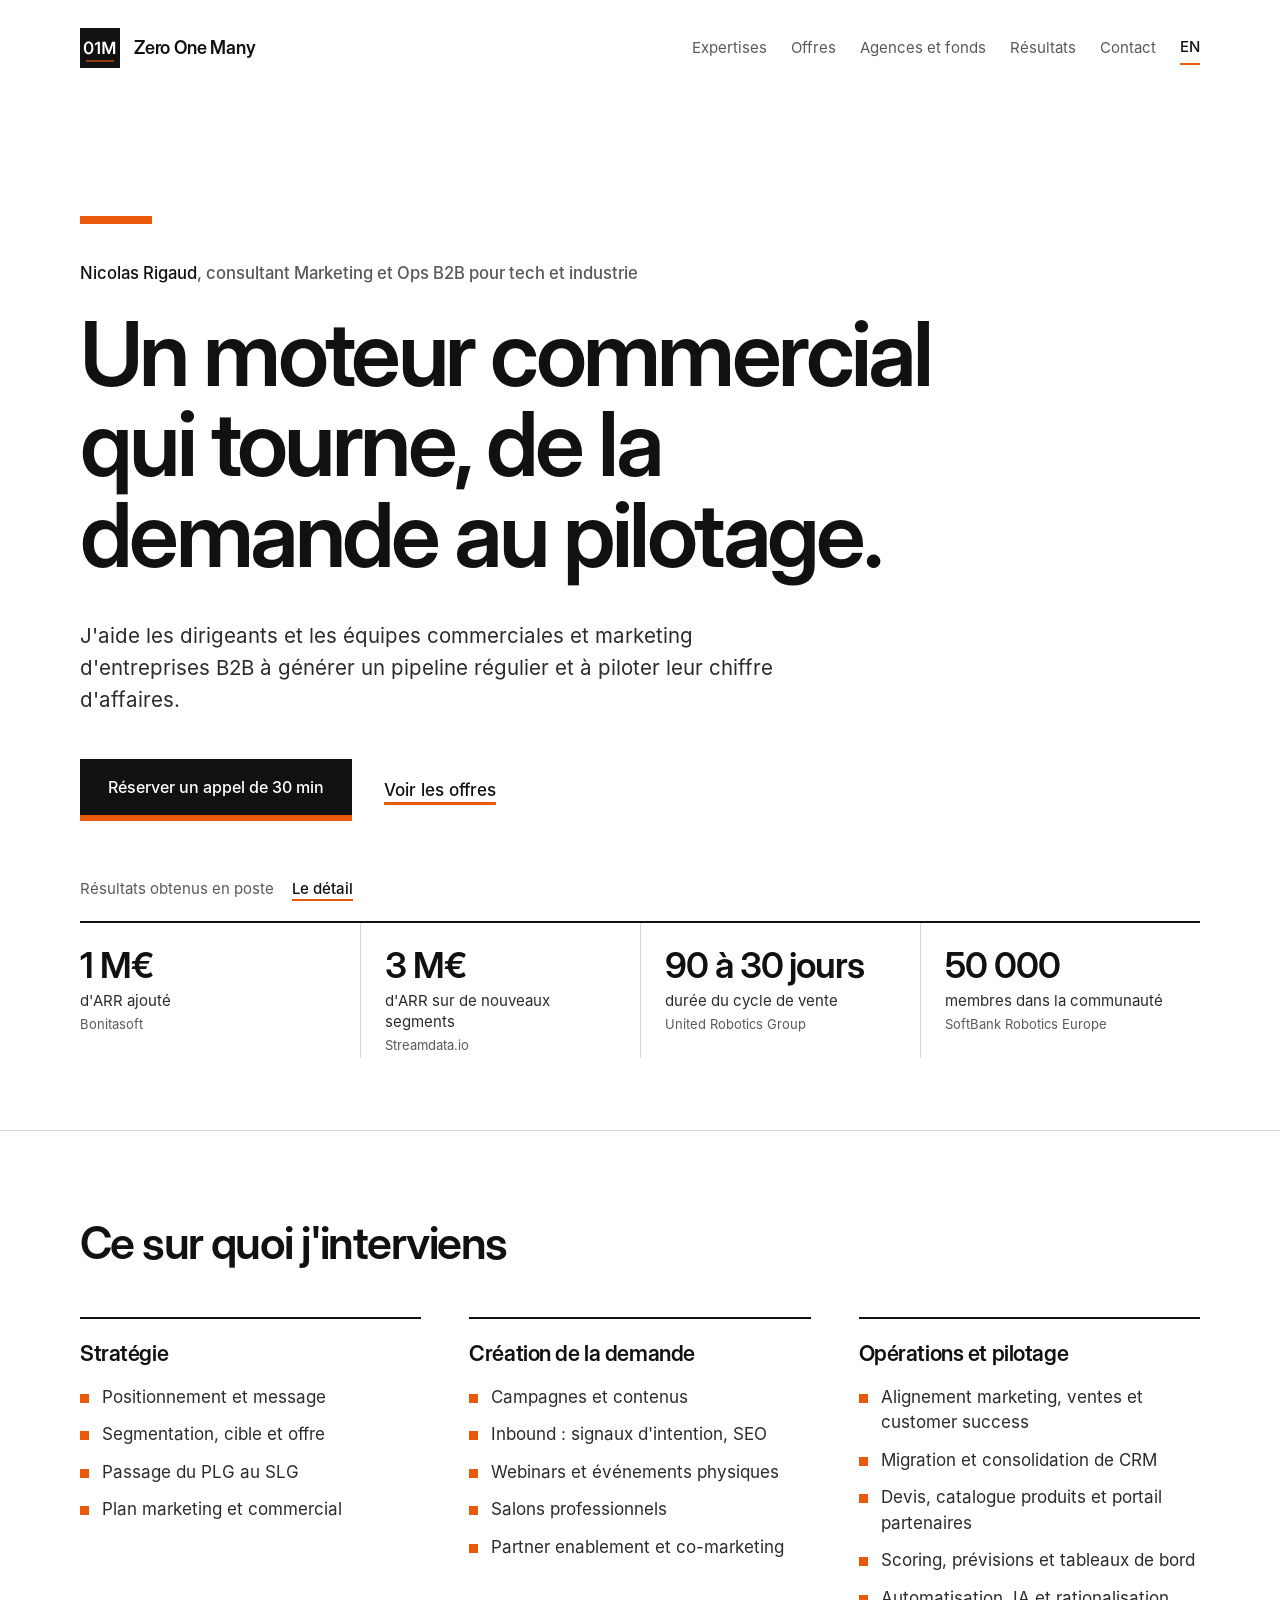
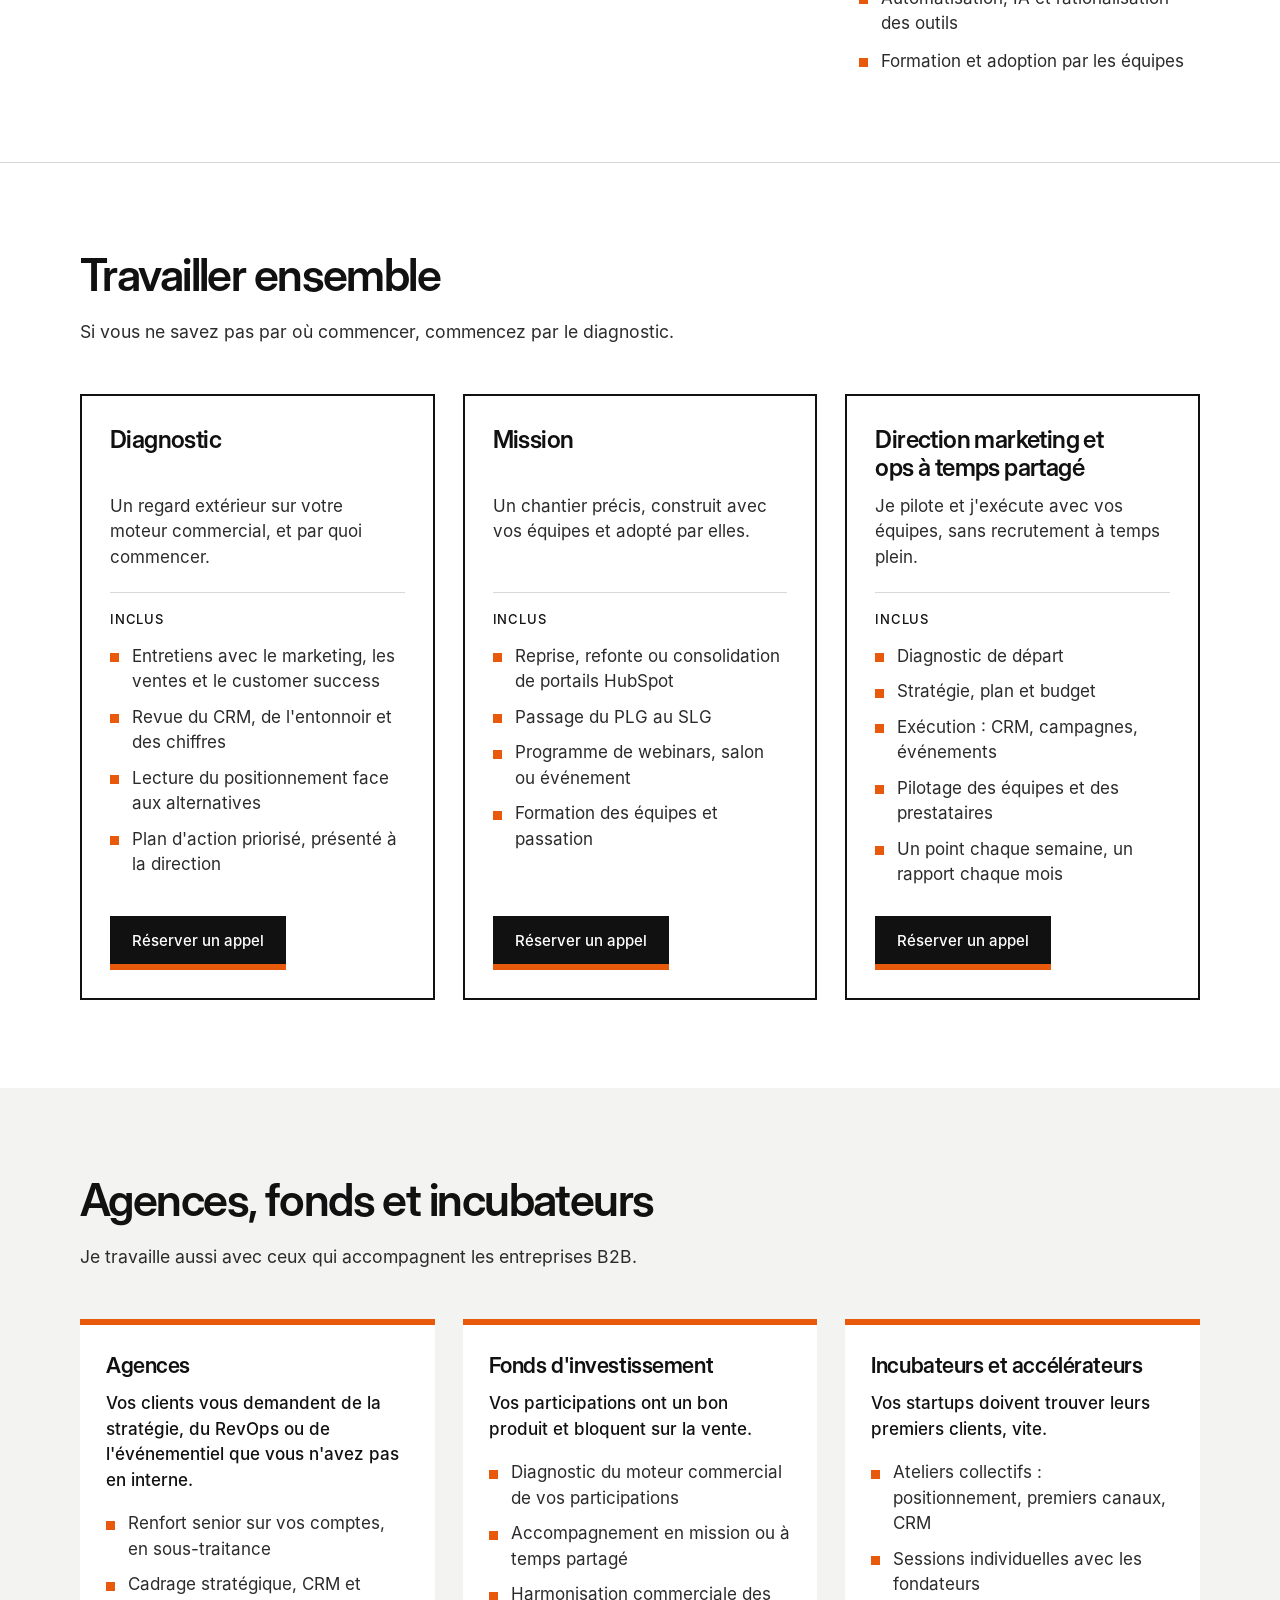
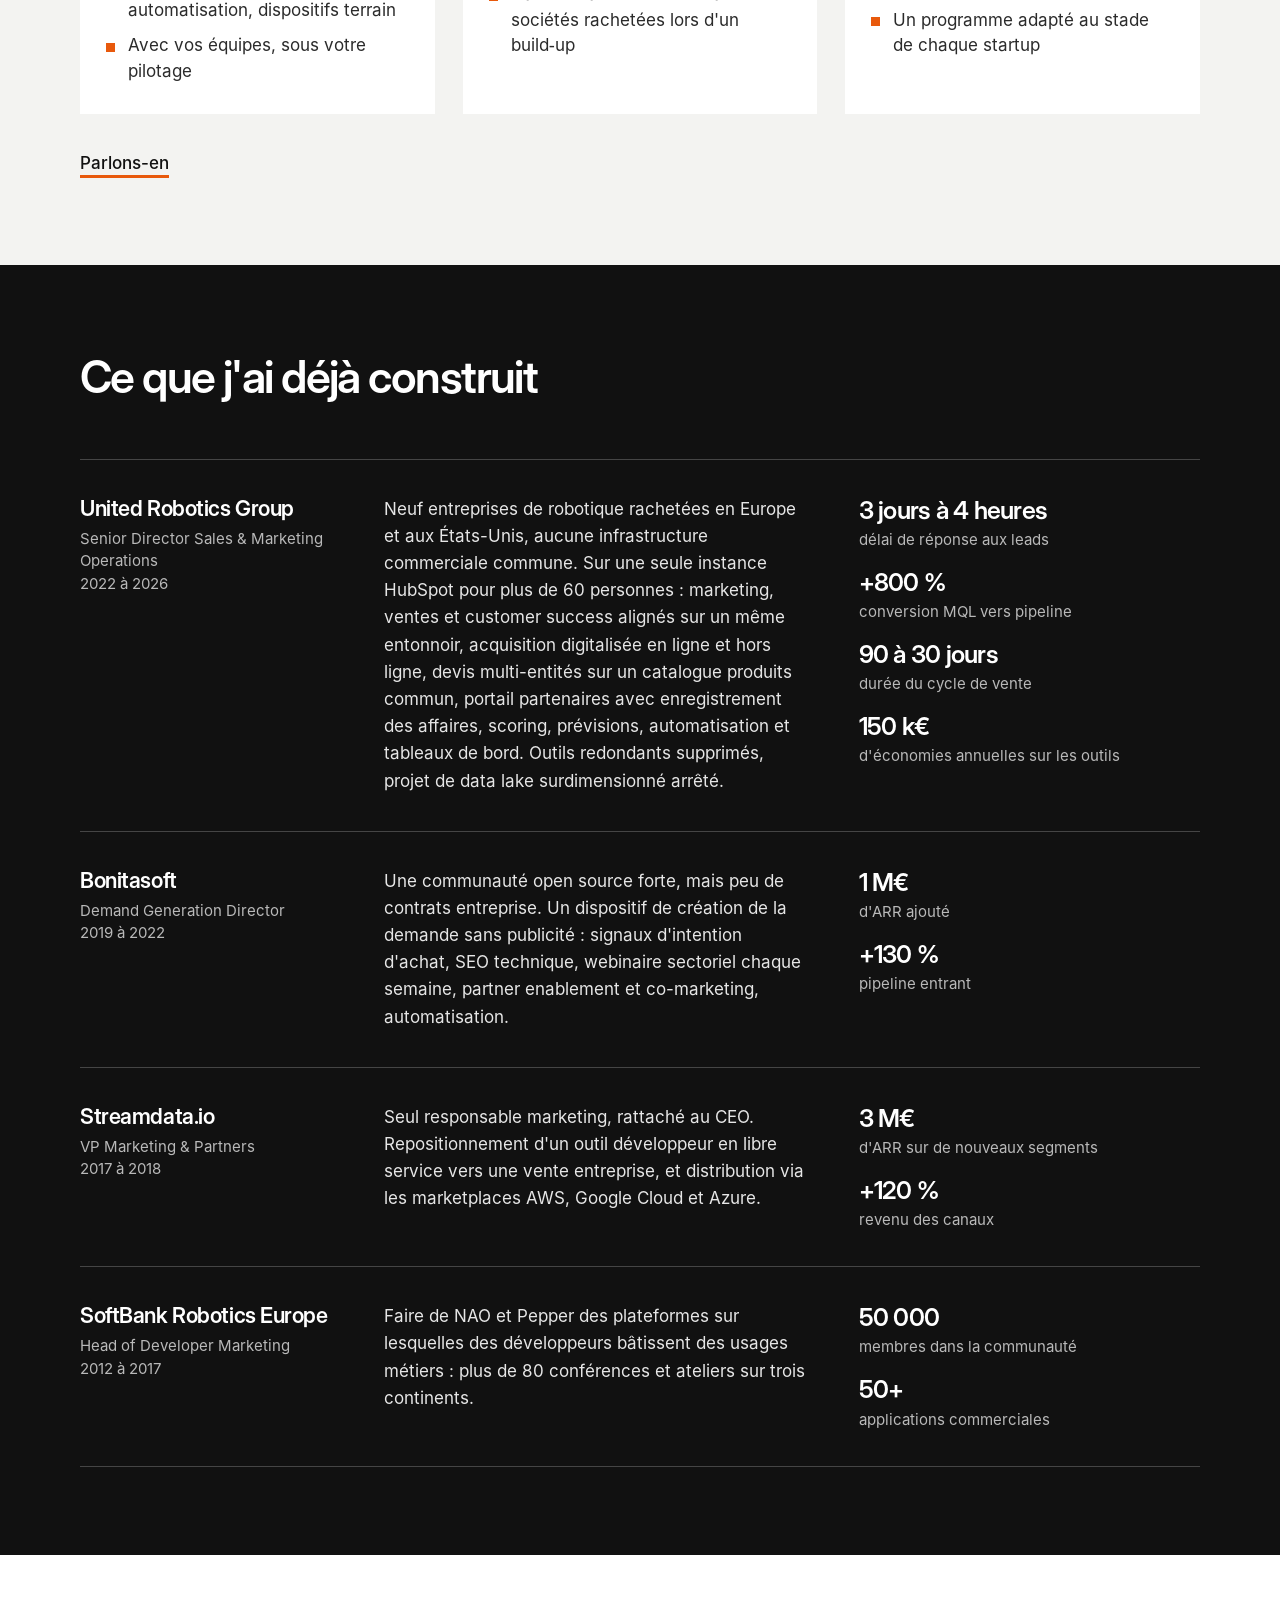
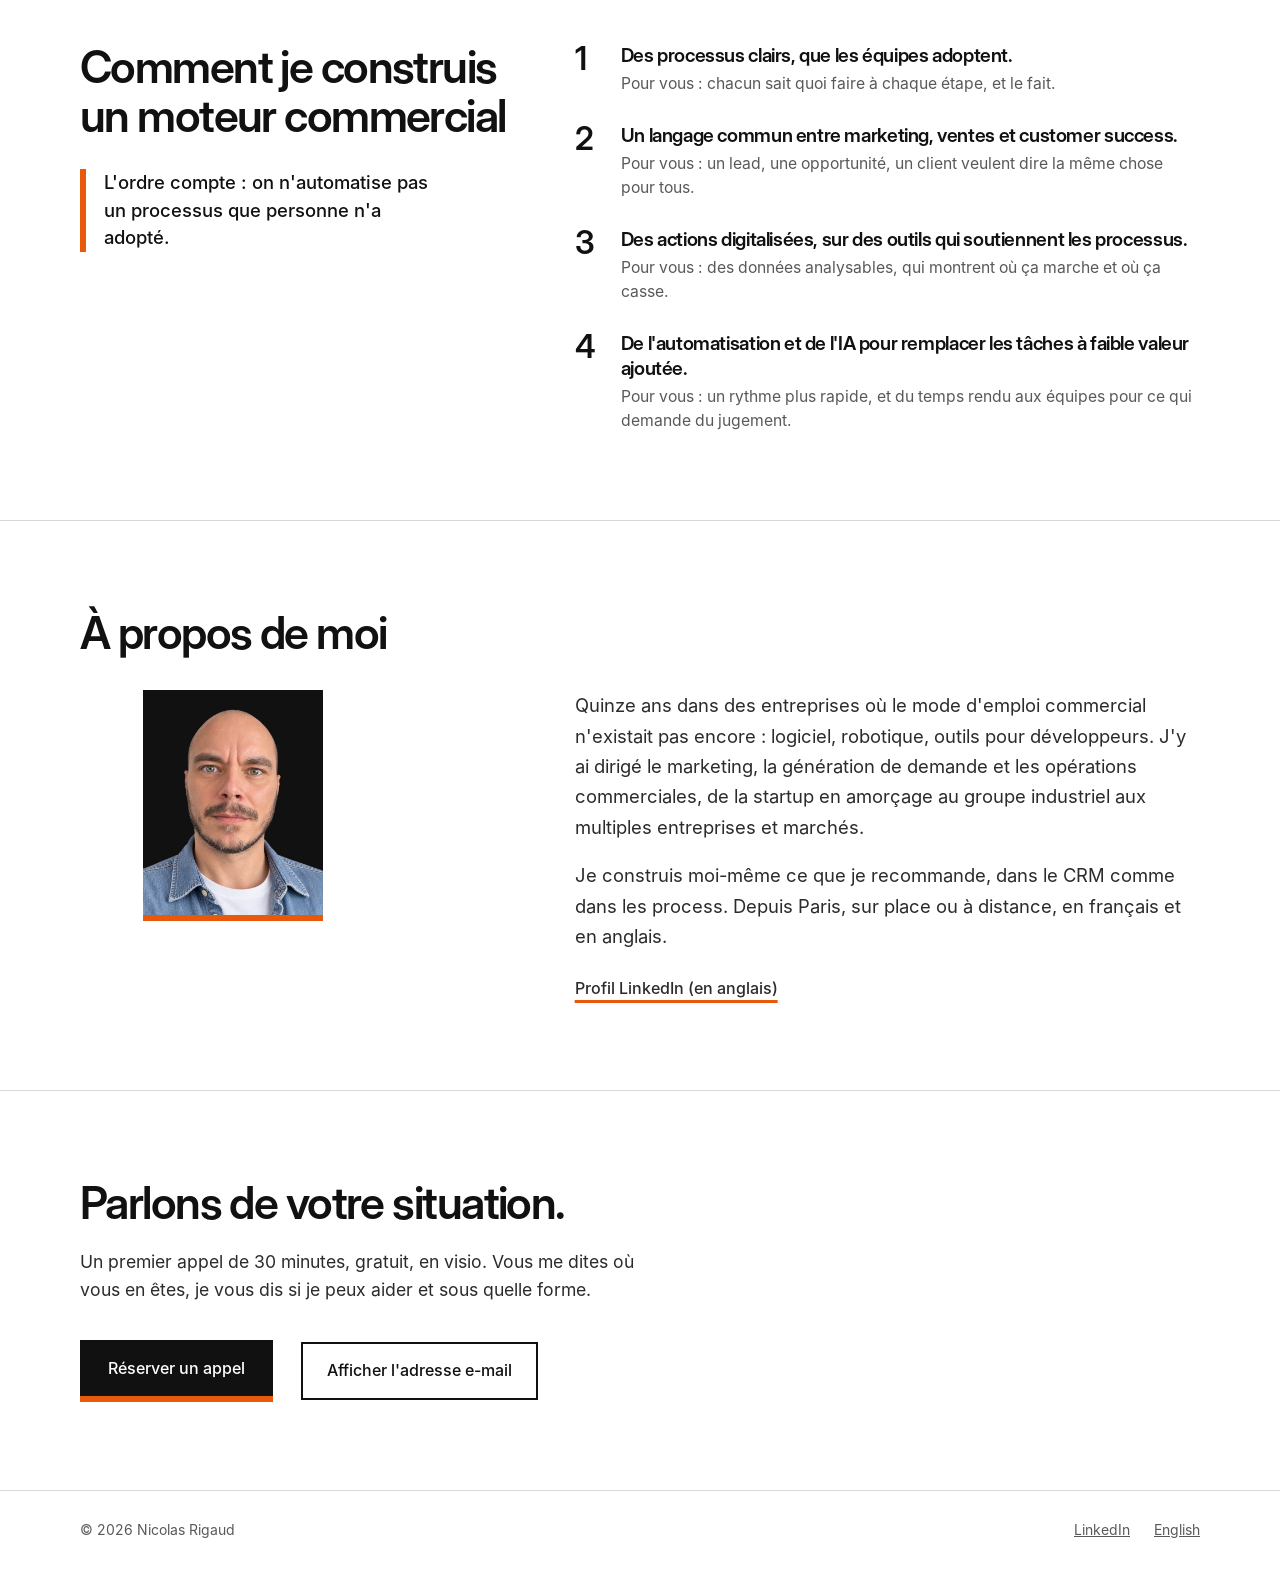
<file: index.html>
<!doctype html>
<html lang="fr">
<head>
<meta charset="utf-8">
<meta name="viewport" content="width=device-width, initial-scale=1">
<title>Nicolas Rigaud, consultant marketing et ops B2B | Zero One Many</title>
<meta name="description" content="Consultant marketing et ops B2B pour la tech et l&#x27;industrie : positionnement, création de la demande, CRM, automatisation, pilotage. Diagnostic, mission ou direction à temps partagé. Paris et à distance.">
<link rel="canonical" href="https://zeroonemany.com/">
<link rel="alternate" hreflang="fr" href="https://zeroonemany.com/">
<link rel="alternate" hreflang="en" href="https://zeroonemany.com/en/">
<link rel="alternate" hreflang="x-default" href="https://zeroonemany.com/">
<meta property="og:type" content="website">
<meta property="og:title" content="Nicolas Rigaud, consultant marketing et ops B2B | Zero One Many">
<meta property="og:description" content="Consultant marketing et ops B2B pour la tech et l&#x27;industrie : positionnement, création de la demande, CRM, automatisation, pilotage. Diagnostic, mission ou direction à temps partagé. Paris et à distance.">
<meta property="og:url" content="https://zeroonemany.com/">
<meta property="og:image" content="https://zeroonemany.com/assets/og.png">
<meta property="og:locale" content="fr_FR">
<meta name="twitter:card" content="summary_large_image">
<meta name="theme-color" content="#111111">
<link rel="icon" href="favicon.ico" sizes="32x32">
<link rel="icon" type="image/svg+xml" href="assets/mark.svg">
<link rel="icon" type="image/png" sizes="32x32" href="assets/favicon-32.png">
<link rel="apple-touch-icon" href="assets/apple-touch-icon.png">
<link rel="preload" href="assets/fonts/InterDisplay-SemiBold.woff2" as="font" type="font/woff2" crossorigin>
<link rel="stylesheet" href="assets/style.css">
<script type="application/ld+json">{"@context":"https://schema.org","@type":"Person","name":"Nicolas Rigaud","url":"https://zeroonemany.com/","jobTitle":"Consultant marketing et ops B2B","sameAs":["https://www.linkedin.com/in/rigaudnicolas"],"address":{"@type":"PostalAddress","addressLocality":"Paris","addressCountry":"FR"}}</script>
</head>
<body>
<a class="skip" href="#main">Aller au contenu</a>
<header class="wrap site-header">
  <a class="brand" href="./"><img src="assets/mark.svg" alt="" width="40" height="40"><span>Zero One Many</span></a>
  <nav class="nav" aria-label="Navigation"><a href="#expertises">Expertises</a><a href="#offres">Offres</a><a href="#partenaires">Agences et fonds</a><a href="#resultats">Résultats</a><a class="nav-contact" href="#contact">Contact</a><a class="lang" href="en/" hreflang="en" lang="en" title="English">EN</a></nav>
</header>
<main id="main">
  <section class="wrap hero">
    <span class="bar" aria-hidden="true"></span>
    <p class="eyebrow"><strong>Nicolas Rigaud</strong>, consultant Marketing et Ops B2B pour tech et industrie</p>
    <h1>Un moteur commercial qui tourne, de la demande au pilotage.</h1>
    <p class="lede">J'aide les dirigeants et les équipes commerciales et marketing d'entreprises B2B à générer un pipeline régulier et à piloter leur chiffre d'affaires.</p>
    <div class="cta-row">
      <a class="btn" href="https://meetings-eu1.hubspot.com/rigaud" rel="noopener">Réserver un appel de 30 min</a>
      <a class="link" href="#offres">Voir les offres</a>
    </div>
  </section>

  <section class="wrap figs-band" aria-label="Résultats obtenus en poste">
    <p class="figs-h">Résultats obtenus en poste <a class="link" href="#resultats">Le détail</a></p>
    <ul class="figs"><li><span class="fig">1 M€</span><span class="fig-l">d'ARR ajouté</span><span class="fig-co">Bonitasoft</span></li><li><span class="fig">3 M€</span><span class="fig-l">d'ARR sur de nouveaux segments</span><span class="fig-co">Streamdata.io</span></li><li><span class="fig">90 à 30 jours</span><span class="fig-l">durée du cycle de vente</span><span class="fig-co">United Robotics Group</span></li><li><span class="fig">50 000</span><span class="fig-l">membres dans la communauté</span><span class="fig-co">SoftBank Robotics Europe</span></li></ul>
  </section>

  <section class="section sep" id="expertises">
    <div class="wrap">
      <h2>Ce sur quoi j'interviens</h2>
      <ul class="exp"><li class="exp-col"><h3>Stratégie</h3><ul class="ticks"><li>Positionnement et message</li><li>Segmentation, cible et offre</li><li>Passage du PLG au SLG</li><li>Plan marketing et commercial</li></ul></li><li class="exp-col"><h3>Création de la demande</h3><ul class="ticks"><li>Campagnes et contenus</li><li>Inbound&nbsp;: signaux d'intention, SEO</li><li>Webinars et événements physiques</li><li>Salons professionnels</li><li>Partner enablement et co-marketing</li></ul></li><li class="exp-col"><h3>Opérations et pilotage</h3><ul class="ticks"><li>Alignement marketing, ventes et customer success</li><li>Migration et consolidation de CRM</li><li>Devis, catalogue produits et portail partenaires</li><li>Scoring, prévisions et tableaux de bord</li><li>Automatisation, IA et rationalisation des outils</li><li>Formation et adoption par les équipes</li></ul></li></ul>
    </div>
  </section>

  <section class="section sep" id="offres">
    <div class="wrap">
      <h2>Travailler ensemble</h2>
      <p class="intro">Si vous ne savez pas par où commencer, commencez par le diagnostic.</p>
      <ul class="offers"><li class="offer"><h3>Diagnostic</h3><p class="offer-tag">Un regard extérieur sur votre moteur commercial, et par quoi commencer.</p><p class="lbl">Inclus</p><ul class="ticks"><li>Entretiens avec le marketing, les ventes et le customer success</li><li>Revue du CRM, de l'entonnoir et des chiffres</li><li>Lecture du positionnement face aux alternatives</li><li>Plan d'action priorisé, présenté à la direction</li></ul><a class="btn offer-cta" href="https://meetings-eu1.hubspot.com/rigaud" rel="noopener">Réserver un appel</a></li><li class="offer"><h3>Mission</h3><p class="offer-tag">Un chantier précis, construit avec vos équipes et adopté par elles.</p><p class="lbl">Inclus</p><ul class="ticks"><li>Reprise, refonte ou consolidation de portails HubSpot</li><li>Passage du PLG au SLG</li><li>Programme de webinars, salon ou événement</li><li>Formation des équipes et passation</li></ul><a class="btn offer-cta" href="https://meetings-eu1.hubspot.com/rigaud" rel="noopener">Réserver un appel</a></li><li class="offer"><h3>Direction marketing et ops à temps partagé</h3><p class="offer-tag">Je pilote et j'exécute avec vos équipes, sans recrutement à temps plein.</p><p class="lbl">Inclus</p><ul class="ticks"><li>Diagnostic de départ</li><li>Stratégie, plan et budget</li><li>Exécution&nbsp;: CRM, campagnes, événements</li><li>Pilotage des équipes et des prestataires</li><li>Un point chaque semaine, un rapport chaque mois</li></ul><a class="btn offer-cta" href="https://meetings-eu1.hubspot.com/rigaud" rel="noopener">Réserver un appel</a></li></ul>
    </div>
  </section>

  <section class="section partners" id="partenaires">
    <div class="wrap">
      <h2>Agences, fonds et incubateurs</h2>
      <p class="intro">Je travaille aussi avec ceux qui accompagnent les entreprises B2B.</p>
      <ul class="part"><li class="part-col"><h3>Agences</h3><p class="part-pain">Vos clients vous demandent de la stratégie, du RevOps ou de l'événementiel que vous n'avez pas en interne.</p><ul class="ticks"><li>Renfort senior sur vos comptes, en sous-traitance</li><li>Cadrage stratégique, CRM et automatisation, dispositifs terrain</li><li>Avec vos équipes, sous votre pilotage</li></ul></li><li class="part-col"><h3>Fonds d'investissement</h3><p class="part-pain">Vos participations ont un bon produit et bloquent sur la vente.</p><ul class="ticks"><li>Diagnostic du moteur commercial de vos participations</li><li>Accompagnement en mission ou à temps partagé</li><li>Harmonisation commerciale des sociétés rachetées lors d'un build‑up</li></ul></li><li class="part-col"><h3>Incubateurs et accélérateurs</h3><p class="part-pain">Vos startups doivent trouver leurs premiers clients, vite.</p><ul class="ticks"><li>Ateliers collectifs&nbsp;: positionnement, premiers canaux, CRM</li><li>Sessions individuelles avec les fondateurs</li><li>Un programme adapté au stade de chaque startup</li></ul></li></ul>
      <p class="part-cta"><a class="link" href="#contact">Parlons-en</a></p>
    </div>
  </section>

  <section class="section proof" id="resultats">
    <div class="wrap">
      <h2>Ce que j'ai déjà construit</h2>
      <ul class="ledger"><li class="row"><div class="who"><h3>United Robotics Group</h3><p>Senior Director Sales & Marketing Operations<br>2022 à 2026</p></div><p class="what">Neuf entreprises de robotique rachetées en Europe et aux États-Unis, aucune infrastructure commerciale commune. Sur une seule instance HubSpot pour plus de 60 personnes&nbsp;: marketing, ventes et customer success alignés sur un même entonnoir, acquisition digitalisée en ligne et hors ligne, devis multi-entités sur un catalogue produits commun, portail partenaires avec enregistrement des affaires, scoring, prévisions, automatisation et tableaux de bord. Outils redondants supprimés, projet de data lake surdimensionné arrêté.</p><ul class="res"><li><span class="fig">3 jours à 4 heures</span><span>délai de réponse aux leads</span></li><li><span class="fig">+800&nbsp;%</span><span>conversion MQL vers pipeline</span></li><li><span class="fig">90 à 30 jours</span><span>durée du cycle de vente</span></li><li><span class="fig">150 k€</span><span>d'économies annuelles sur les outils</span></li></ul></li><li class="row"><div class="who"><h3>Bonitasoft</h3><p>Demand Generation Director<br>2019 à 2022</p></div><p class="what">Une communauté open source forte, mais peu de contrats entreprise. Un dispositif de création de la demande sans publicité&nbsp;: signaux d'intention d'achat, SEO technique, webinaire sectoriel chaque semaine, partner enablement et co-marketing, automatisation.</p><ul class="res"><li><span class="fig">1 M€</span><span>d'ARR ajouté</span></li><li><span class="fig">+130&nbsp;%</span><span>pipeline entrant</span></li></ul></li><li class="row"><div class="who"><h3>Streamdata.io</h3><p>VP Marketing & Partners<br>2017 à 2018</p></div><p class="what">Seul responsable marketing, rattaché au CEO. Repositionnement d'un outil développeur en libre service vers une vente entreprise, et distribution via les marketplaces AWS, Google Cloud et Azure.</p><ul class="res"><li><span class="fig">3 M€</span><span>d'ARR sur de nouveaux segments</span></li><li><span class="fig">+120&nbsp;%</span><span>revenu des canaux</span></li></ul></li><li class="row"><div class="who"><h3>SoftBank Robotics Europe</h3><p>Head of Developer Marketing<br>2012 à 2017</p></div><p class="what">Faire de NAO et Pepper des plateformes sur lesquelles des développeurs bâtissent des usages métiers&nbsp;: plus de 80 conférences et ateliers sur trois continents.</p><ul class="res"><li><span class="fig">50 000</span><span>membres dans la communauté</span></li><li><span class="fig">50+</span><span>applications commerciales</span></li></ul></li></ul>
    </div>
  </section>

  <section class="section">
    <div class="wrap method">
      <div class="method-head">
        <h2>Comment je construis un moteur commercial</h2>
        <p class="order">L'ordre compte&nbsp;: on n'automatise pas un processus que personne n'a adopté.</p>
      </div>
      <ol class="steps"><li><strong>Des processus clairs, que les équipes adoptent.</strong><span>Pour vous : chacun sait quoi faire à chaque étape, et le fait.</span></li><li><strong>Un langage commun entre marketing, ventes et customer success.</strong><span>Pour vous : un lead, une opportunité, un client veulent dire la même chose pour tous.</span></li><li><strong>Des actions digitalisées, sur des outils qui soutiennent les processus.</strong><span>Pour vous : des données analysables, qui montrent où ça marche et où ça casse.</span></li><li><strong>De l'automatisation et de l'IA pour remplacer les tâches à faible valeur ajoutée.</strong><span>Pour vous : un rythme plus rapide, et du temps rendu aux équipes pour ce qui demande du jugement.</span></li></ol>
    </div>
  </section>

  <section class="section sep">
    <div class="wrap about-grid">
      <div class="about-head"><h2>À propos de moi</h2><figure class="portrait"><img src="assets/nicolas.jpg" alt="Nicolas Rigaud" width="320" height="400"></figure></div>
      <div class="about-text"><p>Quinze ans dans des entreprises où le mode d'emploi commercial n'existait pas encore&nbsp;: logiciel, robotique, outils pour développeurs. J'y ai dirigé le marketing, la génération de demande et les opérations commerciales, de la startup en amorçage au groupe industriel aux multiples entreprises et marchés.</p><p>Je construis moi-même ce que je recommande, dans le CRM comme dans les process. Depuis Paris, sur place ou à distance, en français et en anglais.</p><p class="also"><a class="link" href="https://www.linkedin.com/in/rigaudnicolas" rel="noopener">Profil LinkedIn (en anglais)</a></p></div>
    </div>
  </section>

  <section class="section contact" id="contact">
    <div class="wrap">
      <h2>Parlons de votre situation.</h2>
      <p class="note">Un premier appel de 30 minutes, gratuit, en visio. Vous me dites où vous en êtes, je vous dis si je peux aider et sous quelle forme.</p>
      <div class="contact-actions">
        <p><a class="btn" href="https://meetings-eu1.hubspot.com/rigaud" rel="noopener">Réserver un appel</a></p>
        <div id="mail-box" class="mail-box" data-p="moc.ynamenoorez@tcatnoc" data-s="Prise de contact" data-copy="Copier" data-copied="Copié">
          <button id="reveal" class="ghost" type="button" hidden>Afficher l'adresse e-mail</button>
          <noscript><p class="ns">contact [at] zeroonemany [point] com</p></noscript>
        </div>
      </div>
    </div>
  </section>
</main>
<footer class="site-footer"><div class="wrap foot">
  <span>© 2026 Nicolas Rigaud</span>
  <nav aria-label="Footer"><a href="https://www.linkedin.com/in/rigaudnicolas" rel="noopener">LinkedIn</a><a href="en/" hreflang="en">English</a></nav>
</div></footer>
<script>
(function(){
  var box=document.getElementById('mail-box'),btn=document.getElementById('reveal');
  if(!box||!btn)return;
  var s=box.getAttribute('data-p').split('').reverse().join('');
  btn.hidden=false;
  function sel(el){var r=document.createRange();r.selectNodeContents(el);var g=window.getSelection();g.removeAllRanges();g.addRange(r);}
  btn.addEventListener('click',function(){
    var a=document.createElement('a');a.className='mail';a.href='mailto:'+s+'?subject='+encodeURIComponent(box.getAttribute('data-s'));a.textContent=s;
    var c=document.createElement('button');c.type='button';c.className='copy';c.textContent=box.getAttribute('data-copy');
    c.addEventListener('click',function(){
      var done=function(){c.textContent=box.getAttribute('data-copied');};
      if(navigator.clipboard&&navigator.clipboard.writeText){navigator.clipboard.writeText(s).then(done,function(){sel(a);});}else{sel(a);}
    });
    box.textContent='';box.appendChild(a);box.appendChild(c);a.focus();
  });
})();
</script>
</body>
</html>
</file>
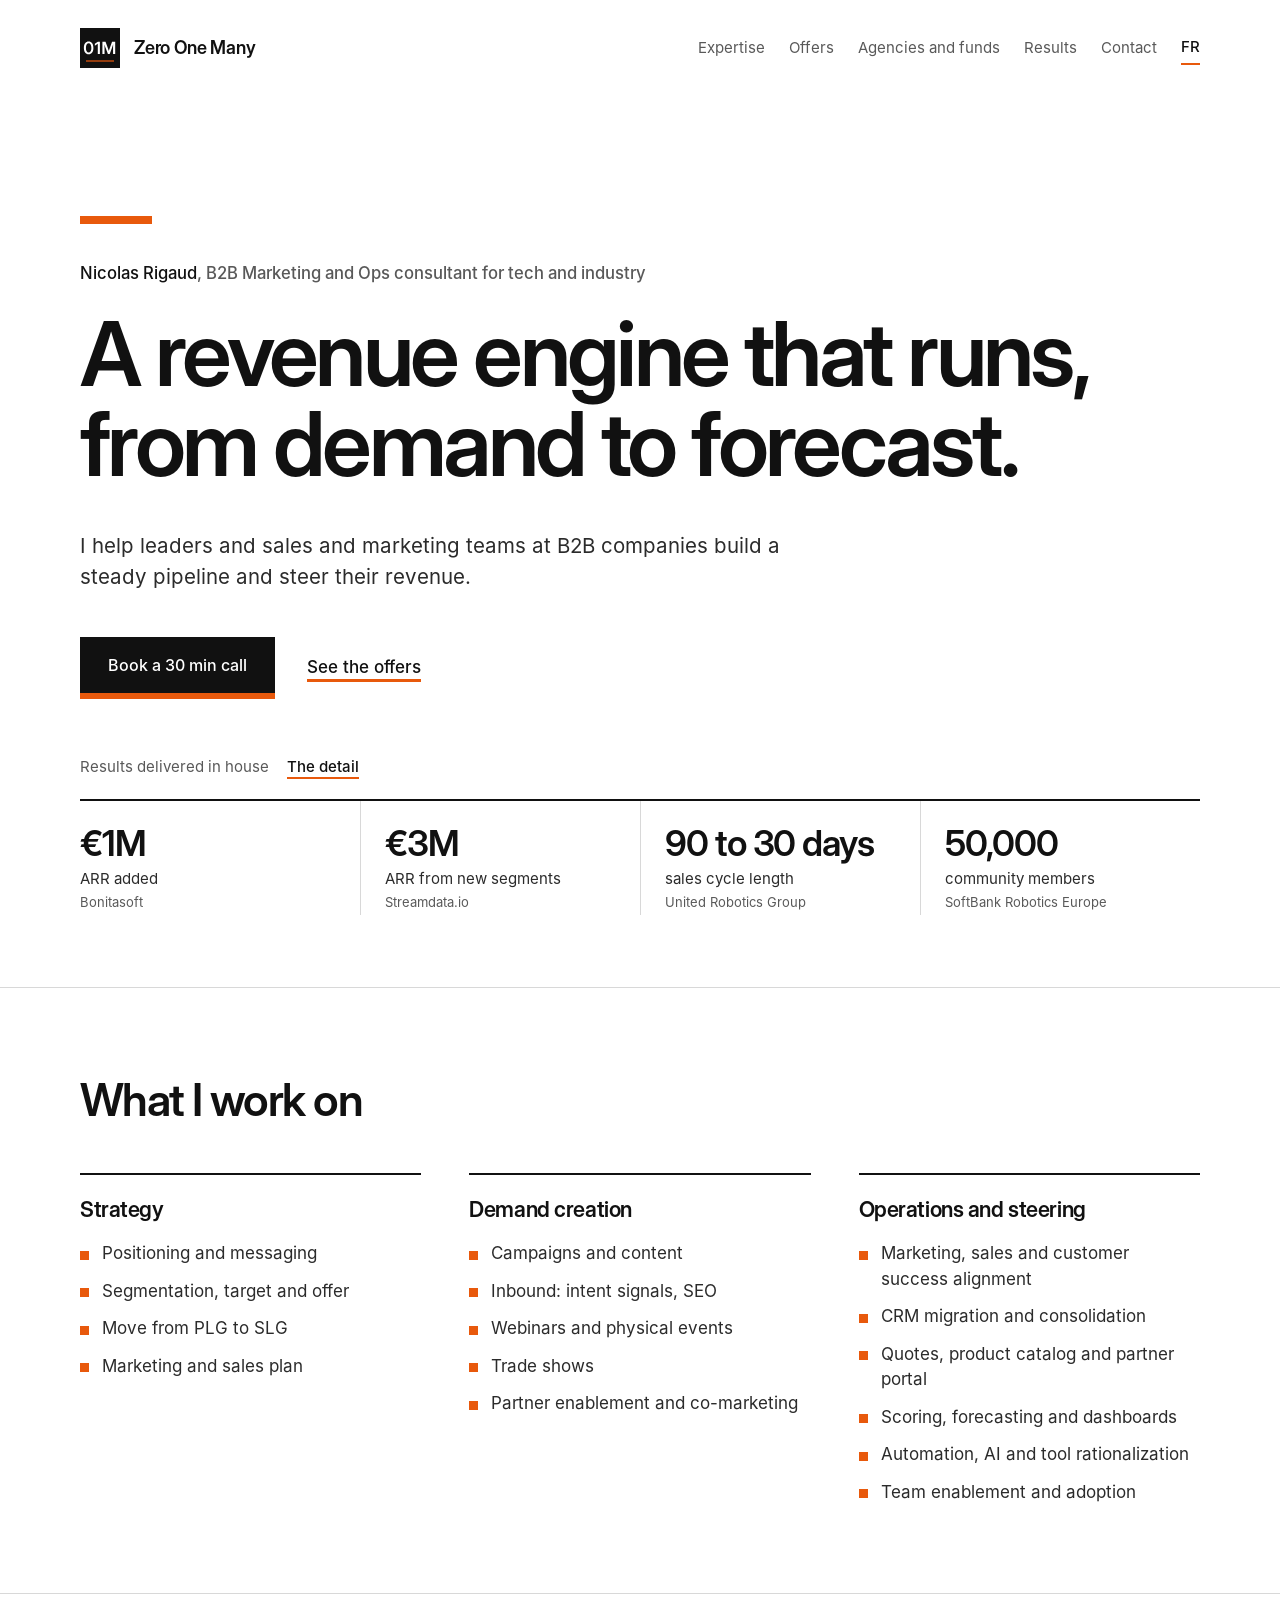
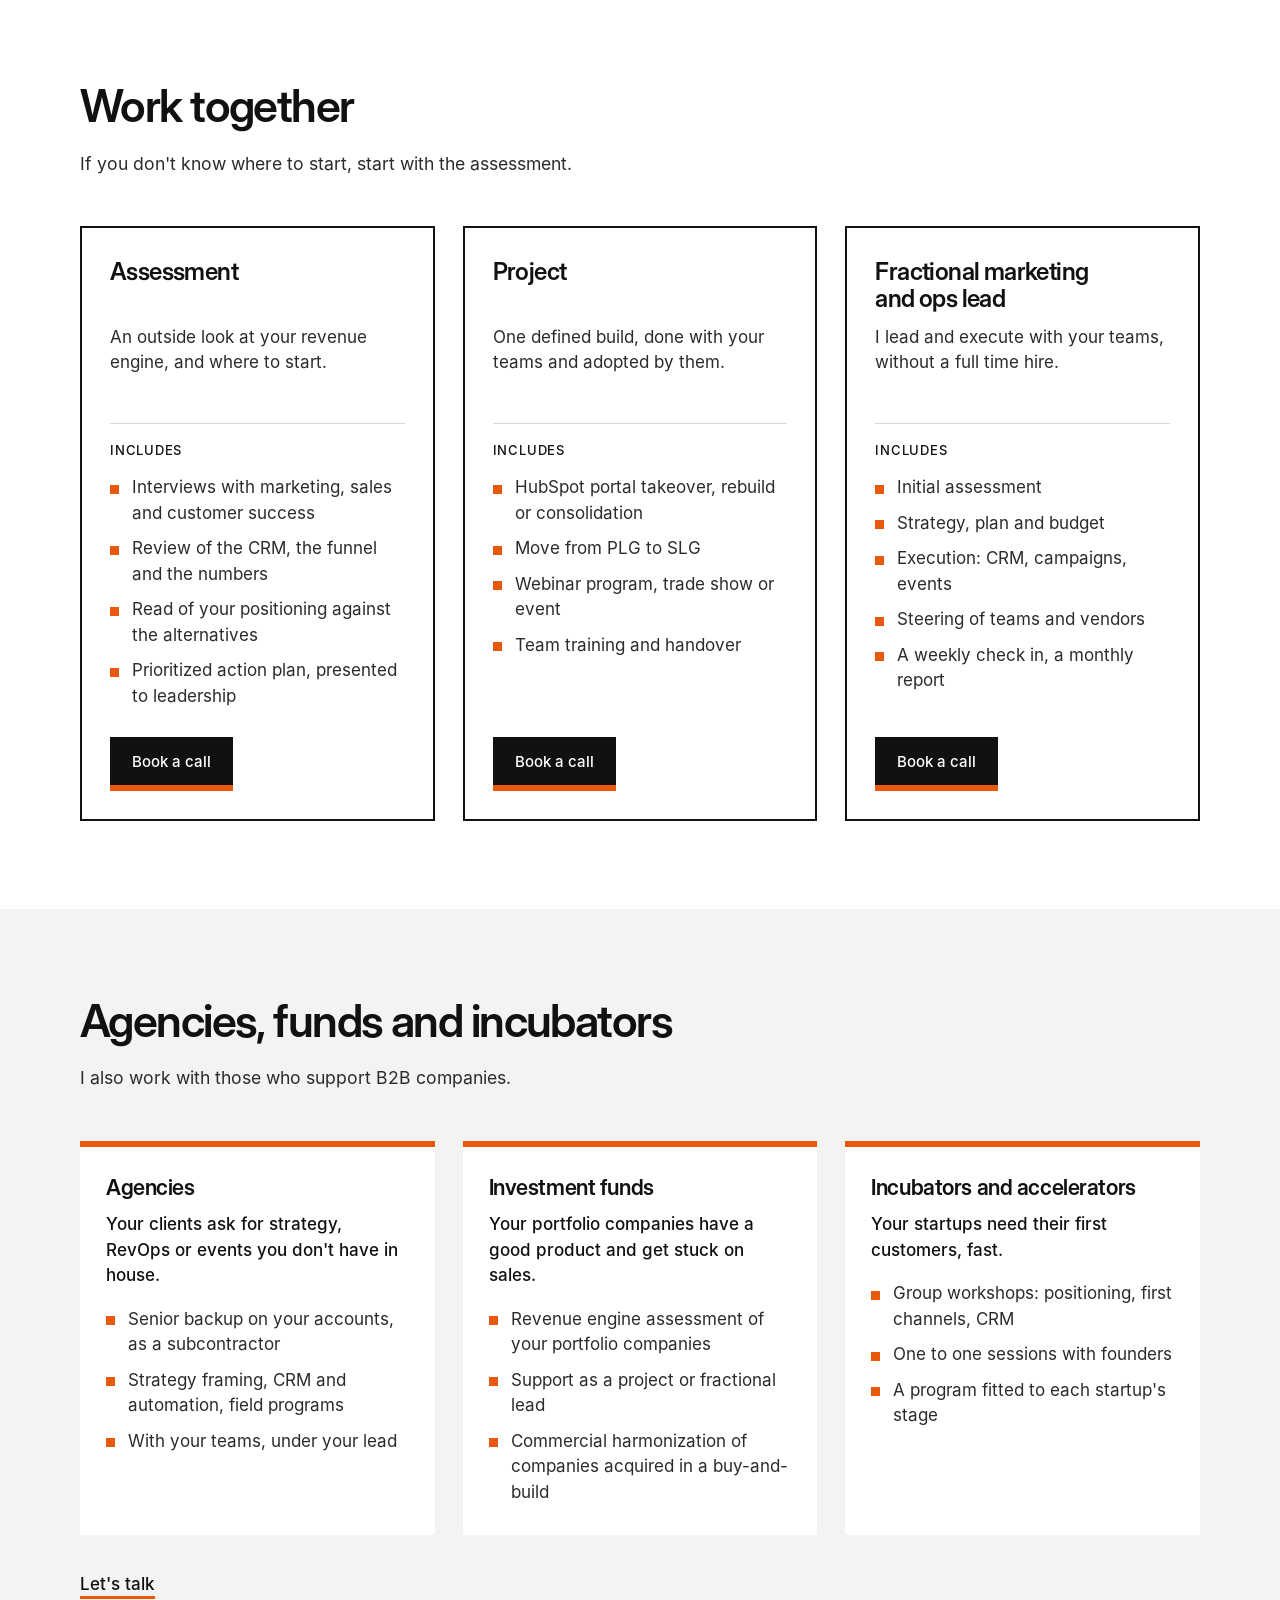
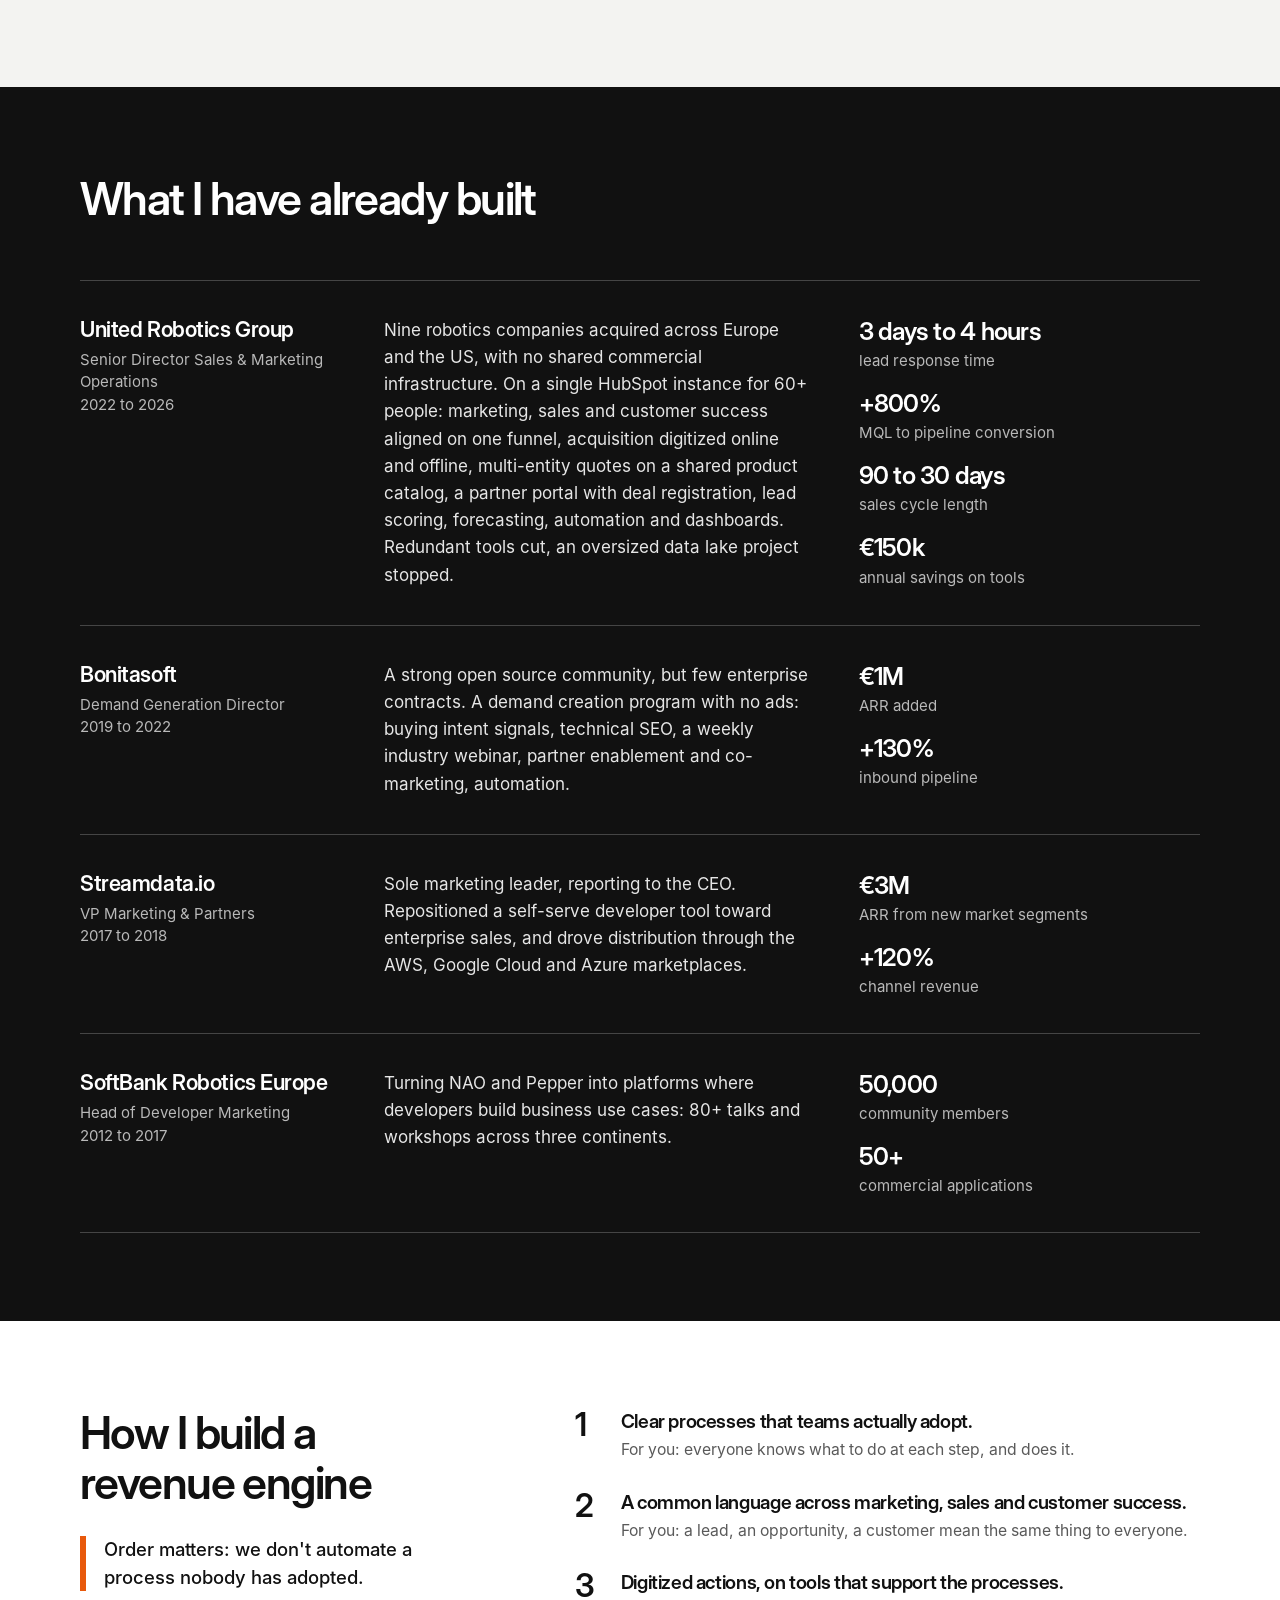
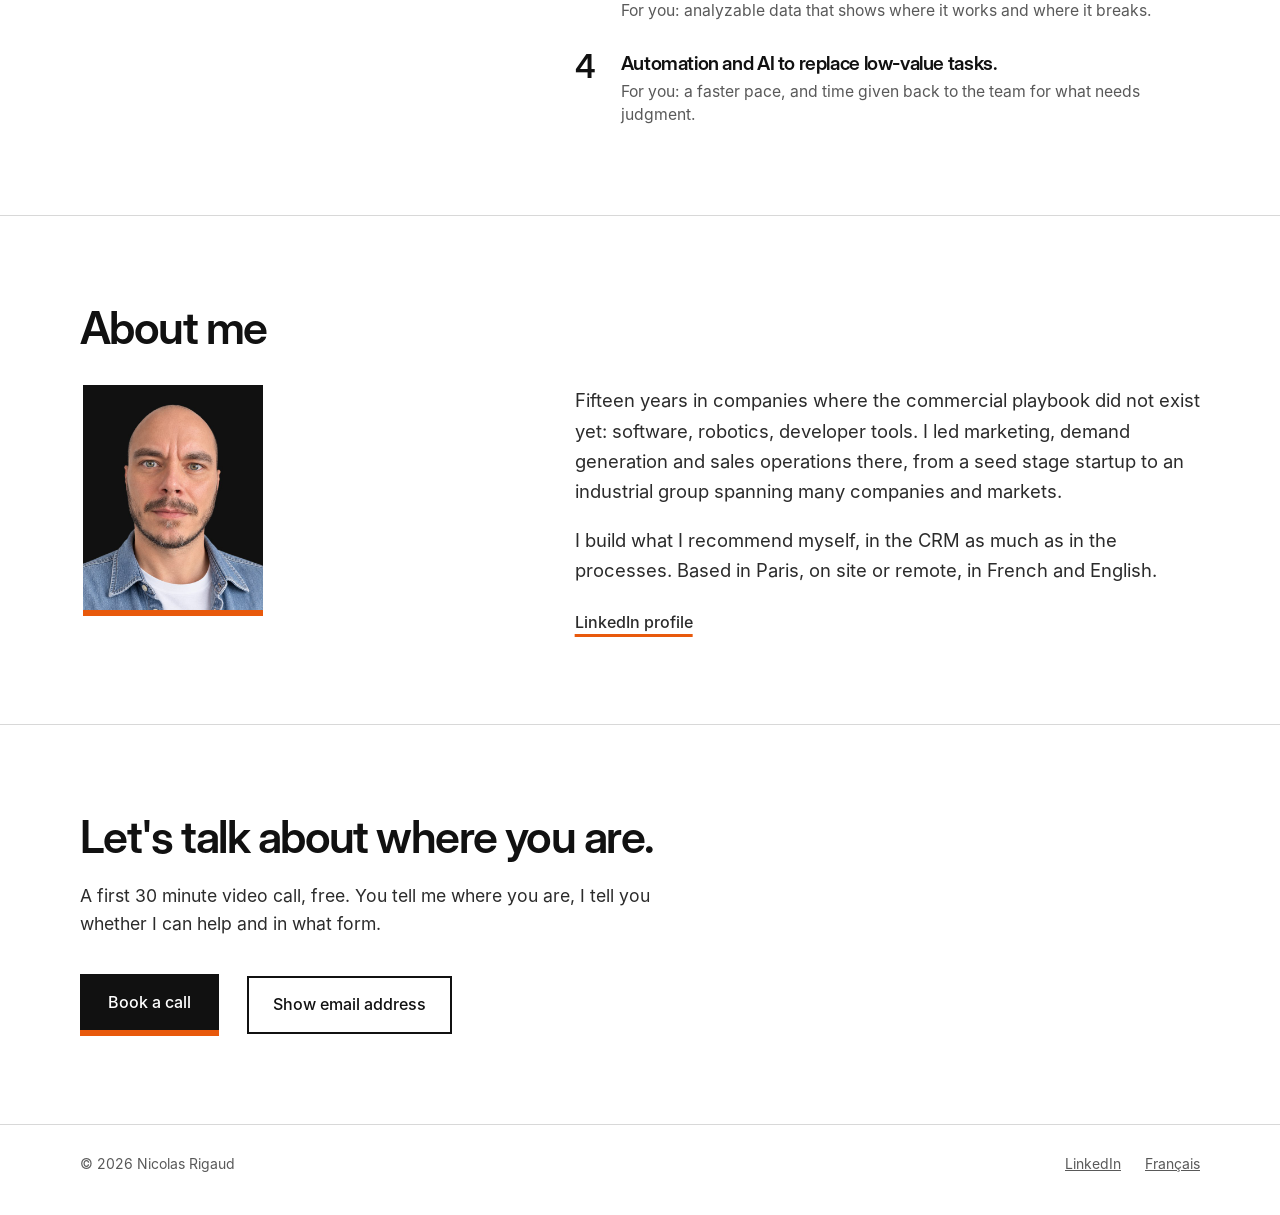
<file: en/index.html>
<!doctype html>
<html lang="en">
<head>
<meta charset="utf-8">
<meta name="viewport" content="width=device-width, initial-scale=1">
<title>Nicolas Rigaud, B2B marketing and ops consultant | Zero One Many</title>
<meta name="description" content="B2B marketing and ops consultant for tech and industry: positioning, demand creation, CRM, automation, revenue steering. Assessment, project or fractional marketing and ops lead. Paris and remote.">
<link rel="canonical" href="https://zeroonemany.com/en/">
<link rel="alternate" hreflang="fr" href="https://zeroonemany.com/">
<link rel="alternate" hreflang="en" href="https://zeroonemany.com/en/">
<link rel="alternate" hreflang="x-default" href="https://zeroonemany.com/">
<meta property="og:type" content="website">
<meta property="og:title" content="Nicolas Rigaud, B2B marketing and ops consultant | Zero One Many">
<meta property="og:description" content="B2B marketing and ops consultant for tech and industry: positioning, demand creation, CRM, automation, revenue steering. Assessment, project or fractional marketing and ops lead. Paris and remote.">
<meta property="og:url" content="https://zeroonemany.com/en/">
<meta property="og:image" content="https://zeroonemany.com/assets/og.png">
<meta property="og:locale" content="en_GB">
<meta name="twitter:card" content="summary_large_image">
<meta name="theme-color" content="#111111">
<link rel="icon" href="../favicon.ico" sizes="32x32">
<link rel="icon" type="image/svg+xml" href="../assets/mark.svg">
<link rel="icon" type="image/png" sizes="32x32" href="../assets/favicon-32.png">
<link rel="apple-touch-icon" href="../assets/apple-touch-icon.png">
<link rel="preload" href="../assets/fonts/InterDisplay-SemiBold.woff2" as="font" type="font/woff2" crossorigin>
<link rel="stylesheet" href="../assets/style.css">
<script type="application/ld+json">{"@context":"https://schema.org","@type":"Person","name":"Nicolas Rigaud","url":"https://zeroonemany.com/en/","jobTitle":"B2B marketing and ops consultant","sameAs":["https://www.linkedin.com/in/rigaudnicolas"],"address":{"@type":"PostalAddress","addressLocality":"Paris","addressCountry":"FR"}}</script>
</head>
<body>
<a class="skip" href="#main">Skip to content</a>
<header class="wrap site-header">
  <a class="brand" href="./"><img src="../assets/mark.svg" alt="" width="40" height="40"><span>Zero One Many</span></a>
  <nav class="nav" aria-label="Navigation"><a href="#expertise">Expertise</a><a href="#offers">Offers</a><a href="#partners">Agencies and funds</a><a href="#results">Results</a><a class="nav-contact" href="#contact">Contact</a><a class="lang" href="../" hreflang="fr" lang="fr" title="Français">FR</a></nav>
</header>
<main id="main">
  <section class="wrap hero">
    <span class="bar" aria-hidden="true"></span>
    <p class="eyebrow"><strong>Nicolas Rigaud</strong>, B2B Marketing and Ops consultant for tech and industry</p>
    <h1>A revenue engine that runs, from demand to forecast.</h1>
    <p class="lede">I help leaders and sales and marketing teams at B2B companies build a steady pipeline and steer their revenue.</p>
    <div class="cta-row">
      <a class="btn" href="https://meetings-eu1.hubspot.com/rigaud" rel="noopener">Book a 30 min call</a>
      <a class="link" href="#offers">See the offers</a>
    </div>
  </section>

  <section class="wrap figs-band" aria-label="Results delivered in house">
    <p class="figs-h">Results delivered in house <a class="link" href="#results">The detail</a></p>
    <ul class="figs"><li><span class="fig">€1M</span><span class="fig-l">ARR added</span><span class="fig-co">Bonitasoft</span></li><li><span class="fig">€3M</span><span class="fig-l">ARR from new segments</span><span class="fig-co">Streamdata.io</span></li><li><span class="fig">90 to 30 days</span><span class="fig-l">sales cycle length</span><span class="fig-co">United Robotics Group</span></li><li><span class="fig">50,000</span><span class="fig-l">community members</span><span class="fig-co">SoftBank Robotics Europe</span></li></ul>
  </section>

  <section class="section sep" id="expertise">
    <div class="wrap">
      <h2>What I work on</h2>
      <ul class="exp"><li class="exp-col"><h3>Strategy</h3><ul class="ticks"><li>Positioning and messaging</li><li>Segmentation, target and offer</li><li>Move from PLG to SLG</li><li>Marketing and sales plan</li></ul></li><li class="exp-col"><h3>Demand creation</h3><ul class="ticks"><li>Campaigns and content</li><li>Inbound: intent signals, SEO</li><li>Webinars and physical events</li><li>Trade shows</li><li>Partner enablement and co-marketing</li></ul></li><li class="exp-col"><h3>Operations and steering</h3><ul class="ticks"><li>Marketing, sales and customer success alignment</li><li>CRM migration and consolidation</li><li>Quotes, product catalog and partner portal</li><li>Scoring, forecasting and dashboards</li><li>Automation, AI and tool rationalization</li><li>Team enablement and adoption</li></ul></li></ul>
    </div>
  </section>

  <section class="section sep" id="offers">
    <div class="wrap">
      <h2>Work together</h2>
      <p class="intro">If you don't know where to start, start with the assessment.</p>
      <ul class="offers"><li class="offer"><h3>Assessment</h3><p class="offer-tag">An outside look at your revenue engine, and where to start.</p><p class="lbl">Includes</p><ul class="ticks"><li>Interviews with marketing, sales and customer success</li><li>Review of the CRM, the funnel and the numbers</li><li>Read of your positioning against the alternatives</li><li>Prioritized action plan, presented to leadership</li></ul><a class="btn offer-cta" href="https://meetings-eu1.hubspot.com/rigaud" rel="noopener">Book a call</a></li><li class="offer"><h3>Project</h3><p class="offer-tag">One defined build, done with your teams and adopted by them.</p><p class="lbl">Includes</p><ul class="ticks"><li>HubSpot portal takeover, rebuild or consolidation</li><li>Move from PLG to SLG</li><li>Webinar program, trade show or event</li><li>Team training and handover</li></ul><a class="btn offer-cta" href="https://meetings-eu1.hubspot.com/rigaud" rel="noopener">Book a call</a></li><li class="offer"><h3>Fractional marketing and ops lead</h3><p class="offer-tag">I lead and execute with your teams, without a full time hire.</p><p class="lbl">Includes</p><ul class="ticks"><li>Initial assessment</li><li>Strategy, plan and budget</li><li>Execution: CRM, campaigns, events</li><li>Steering of teams and vendors</li><li>A weekly check in, a monthly report</li></ul><a class="btn offer-cta" href="https://meetings-eu1.hubspot.com/rigaud" rel="noopener">Book a call</a></li></ul>
    </div>
  </section>

  <section class="section partners" id="partners">
    <div class="wrap">
      <h2>Agencies, funds and incubators</h2>
      <p class="intro">I also work with those who support B2B companies.</p>
      <ul class="part"><li class="part-col"><h3>Agencies</h3><p class="part-pain">Your clients ask for strategy, RevOps or events you don't have in house.</p><ul class="ticks"><li>Senior backup on your accounts, as a subcontractor</li><li>Strategy framing, CRM and automation, field programs</li><li>With your teams, under your lead</li></ul></li><li class="part-col"><h3>Investment funds</h3><p class="part-pain">Your portfolio companies have a good product and get stuck on sales.</p><ul class="ticks"><li>Revenue engine assessment of your portfolio companies</li><li>Support as a project or fractional lead</li><li>Commercial harmonization of companies acquired in a buy-and-build</li></ul></li><li class="part-col"><h3>Incubators and accelerators</h3><p class="part-pain">Your startups need their first customers, fast.</p><ul class="ticks"><li>Group workshops: positioning, first channels, CRM</li><li>One to one sessions with founders</li><li>A program fitted to each startup's stage</li></ul></li></ul>
      <p class="part-cta"><a class="link" href="#contact">Let's talk</a></p>
    </div>
  </section>

  <section class="section proof" id="results">
    <div class="wrap">
      <h2>What I have already built</h2>
      <ul class="ledger"><li class="row"><div class="who"><h3>United Robotics Group</h3><p>Senior Director Sales & Marketing Operations<br>2022 to 2026</p></div><p class="what">Nine robotics companies acquired across Europe and the US, with no shared commercial infrastructure. On a single HubSpot instance for 60+ people: marketing, sales and customer success aligned on one funnel, acquisition digitized online and offline, multi-entity quotes on a shared product catalog, a partner portal with deal registration, lead scoring, forecasting, automation and dashboards. Redundant tools cut, an oversized data lake project stopped.</p><ul class="res"><li><span class="fig">3 days to 4 hours</span><span>lead response time</span></li><li><span class="fig">+800%</span><span>MQL to pipeline conversion</span></li><li><span class="fig">90 to 30 days</span><span>sales cycle length</span></li><li><span class="fig">€150k</span><span>annual savings on tools</span></li></ul></li><li class="row"><div class="who"><h3>Bonitasoft</h3><p>Demand Generation Director<br>2019 to 2022</p></div><p class="what">A strong open source community, but few enterprise contracts. A demand creation program with no ads: buying intent signals, technical SEO, a weekly industry webinar, partner enablement and co-marketing, automation.</p><ul class="res"><li><span class="fig">€1M</span><span>ARR added</span></li><li><span class="fig">+130%</span><span>inbound pipeline</span></li></ul></li><li class="row"><div class="who"><h3>Streamdata.io</h3><p>VP Marketing & Partners<br>2017 to 2018</p></div><p class="what">Sole marketing leader, reporting to the CEO. Repositioned a self-serve developer tool toward enterprise sales, and drove distribution through the AWS, Google Cloud and Azure marketplaces.</p><ul class="res"><li><span class="fig">€3M</span><span>ARR from new market segments</span></li><li><span class="fig">+120%</span><span>channel revenue</span></li></ul></li><li class="row"><div class="who"><h3>SoftBank Robotics Europe</h3><p>Head of Developer Marketing<br>2012 to 2017</p></div><p class="what">Turning NAO and Pepper into platforms where developers build business use cases: 80+ talks and workshops across three continents.</p><ul class="res"><li><span class="fig">50,000</span><span>community members</span></li><li><span class="fig">50+</span><span>commercial applications</span></li></ul></li></ul>
    </div>
  </section>

  <section class="section">
    <div class="wrap method">
      <div class="method-head">
        <h2>How I build a revenue engine</h2>
        <p class="order">Order matters: we don't automate a process nobody has adopted.</p>
      </div>
      <ol class="steps"><li><strong>Clear processes that teams actually adopt.</strong><span>For you: everyone knows what to do at each step, and does it.</span></li><li><strong>A common language across marketing, sales and customer success.</strong><span>For you: a lead, an opportunity, a customer mean the same thing to everyone.</span></li><li><strong>Digitized actions, on tools that support the processes.</strong><span>For you: analyzable data that shows where it works and where it breaks.</span></li><li><strong>Automation and AI to replace low-value tasks.</strong><span>For you: a faster pace, and time given back to the team for what needs judgment.</span></li></ol>
    </div>
  </section>

  <section class="section sep">
    <div class="wrap about-grid">
      <div class="about-head"><h2>About me</h2><figure class="portrait"><img src="../assets/nicolas.jpg" alt="Nicolas Rigaud" width="320" height="400"></figure></div>
      <div class="about-text"><p>Fifteen years in companies where the commercial playbook did not exist yet: software, robotics, developer tools. I led marketing, demand generation and sales operations there, from a seed stage startup to an industrial group spanning many companies and markets.</p><p>I build what I recommend myself, in the CRM as much as in the processes. Based in Paris, on site or remote, in French and English.</p><p class="also"><a class="link" href="https://www.linkedin.com/in/rigaudnicolas" rel="noopener">LinkedIn profile</a></p></div>
    </div>
  </section>

  <section class="section contact" id="contact">
    <div class="wrap">
      <h2>Let's talk about where you are.</h2>
      <p class="note">A first 30 minute video call, free. You tell me where you are, I tell you whether I can help and in what form.</p>
      <div class="contact-actions">
        <p><a class="btn" href="https://meetings-eu1.hubspot.com/rigaud" rel="noopener">Book a call</a></p>
        <div id="mail-box" class="mail-box" data-p="moc.ynamenoorez@tcatnoc" data-s="Getting in touch" data-copy="Copy" data-copied="Copied">
          <button id="reveal" class="ghost" type="button" hidden>Show email address</button>
          <noscript><p class="ns">contact [at] zeroonemany [dot] com</p></noscript>
        </div>
      </div>
    </div>
  </section>
</main>
<footer class="site-footer"><div class="wrap foot">
  <span>© 2026 Nicolas Rigaud</span>
  <nav aria-label="Footer"><a href="https://www.linkedin.com/in/rigaudnicolas" rel="noopener">LinkedIn</a><a href="../" hreflang="fr">Français</a></nav>
</div></footer>
<script>
(function(){
  var box=document.getElementById('mail-box'),btn=document.getElementById('reveal');
  if(!box||!btn)return;
  var s=box.getAttribute('data-p').split('').reverse().join('');
  btn.hidden=false;
  function sel(el){var r=document.createRange();r.selectNodeContents(el);var g=window.getSelection();g.removeAllRanges();g.addRange(r);}
  btn.addEventListener('click',function(){
    var a=document.createElement('a');a.className='mail';a.href='mailto:'+s+'?subject='+encodeURIComponent(box.getAttribute('data-s'));a.textContent=s;
    var c=document.createElement('button');c.type='button';c.className='copy';c.textContent=box.getAttribute('data-copy');
    c.addEventListener('click',function(){
      var done=function(){c.textContent=box.getAttribute('data-copied');};
      if(navigator.clipboard&&navigator.clipboard.writeText){navigator.clipboard.writeText(s).then(done,function(){sel(a);});}else{sel(a);}
    });
    box.textContent='';box.appendChild(a);box.appendChild(c);a.focus();
  });
})();
</script>
</body>
</html>
</file>
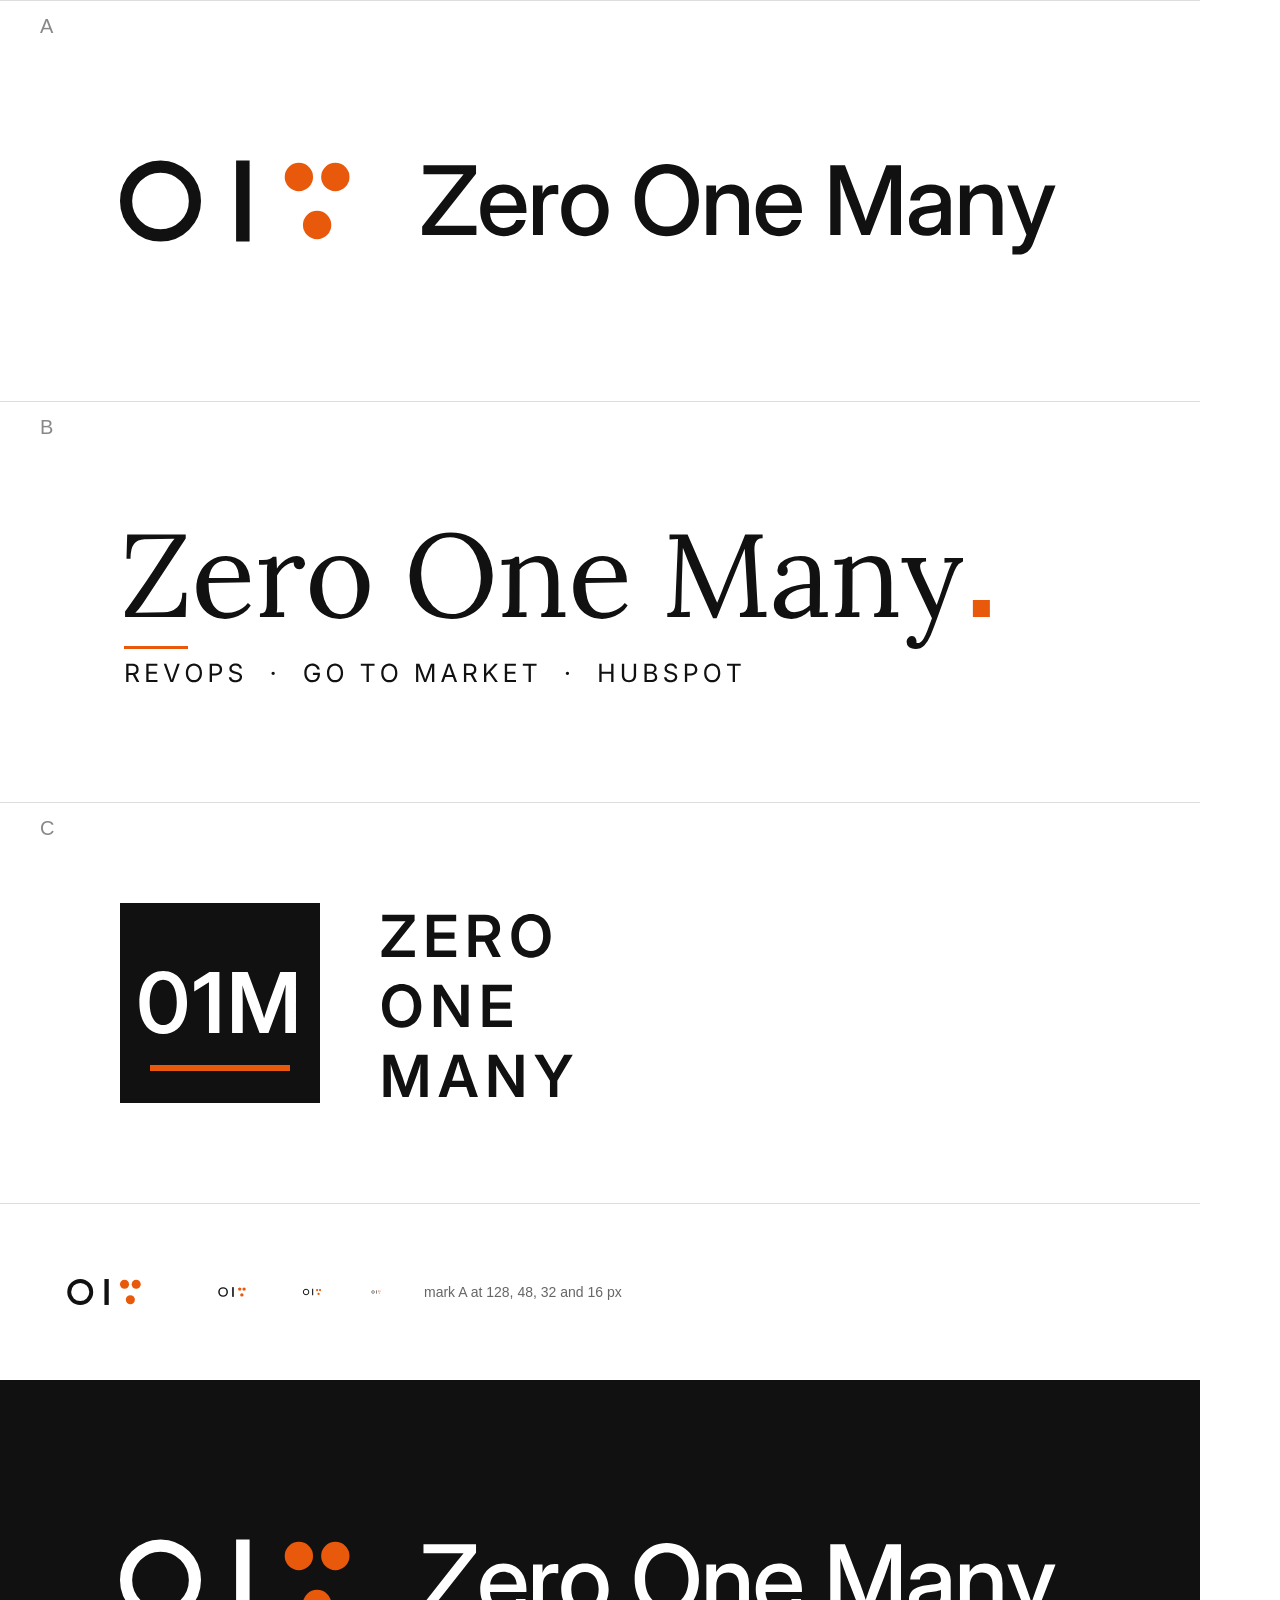
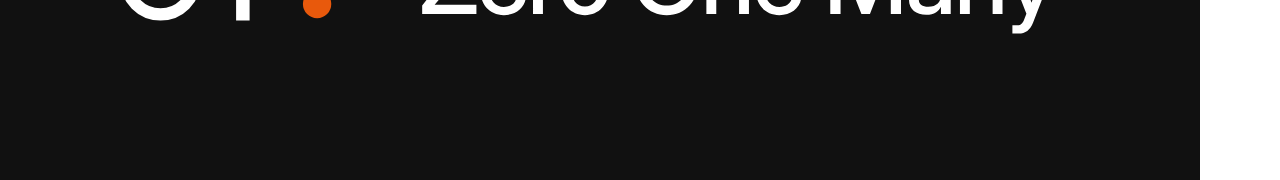
<file: logo/sheet.html>
<html><body style="margin:0;background:#fff;font-family:Inter,sans-serif">
<div style="width:1200px">
<div style="border-top:1px solid #ddd;position:relative"><span style="position:absolute;left:40px;top:14px;font-size:20px;color:#888">A</span><img src="logo_A_sequence.svg" width="1200"></div><div style="border-top:1px solid #ddd;position:relative"><span style="position:absolute;left:40px;top:14px;font-size:20px;color:#888">B</span><img src="logo_B_serif.svg" width="1200"></div><div style="border-top:1px solid #ddd;position:relative"><span style="position:absolute;left:40px;top:14px;font-size:20px;color:#888">C</span><img src="logo_C_monogram.svg" width="1200"></div>
<div style="display:flex;align-items:center;gap:40px;padding:24px 40px;border-top:1px solid #ddd">
<img src="mark_A_only.svg" width="128"><img src="mark_A_only.svg" width="48"><img src="mark_A_only.svg" width="32"><img src="mark_A_only.svg" width="16">
<span style="font-size:14px;color:#666">mark A at 128, 48, 32 and 16 px</span></div>
<img src="logo_A_sequence_dark.svg" width="1200"></div></body></html>
</file>
<file: assets/style.css>
@font-face{font-family:"Inter Display";src:url("fonts/InterDisplay-Medium.woff2") format("woff2");font-weight:500;font-style:normal;font-display:swap}
@font-face{font-family:"Inter Display";src:url("fonts/InterDisplay-SemiBold.woff2") format("woff2");font-weight:600;font-style:normal;font-display:swap}
@font-face{font-family:"Inter";src:url("fonts/Inter-Regular.woff2") format("woff2");font-weight:400;font-style:normal;font-display:swap}
@font-face{font-family:"Inter";src:url("fonts/Inter-Medium.woff2") format("woff2");font-weight:500;font-style:normal;font-display:swap}

:root{
  --ink:#111111;
  --paper:#ffffff;
  --muted:#595959;
  --rule:#d8d8d8;
  --accent:#E8590C;
  --wrap:1120px;
  --gutter:clamp(20px,5vw,40px);
  --display:"Inter Display","Inter",system-ui,-apple-system,"Segoe UI",Helvetica,Arial,sans-serif;
  --text:"Inter",system-ui,-apple-system,"Segoe UI",Helvetica,Arial,sans-serif;
}

*,*::before,*::after{box-sizing:border-box}
html{-webkit-text-size-adjust:100%;scroll-behavior:smooth}
body{margin:0;background:var(--paper);color:var(--ink);font-family:var(--text);font-size:17px;line-height:1.6;font-weight:400;-webkit-font-smoothing:antialiased;text-rendering:optimizeLegibility}
img{display:block;max-width:100%}
a{color:inherit}
p{margin:0}
h1,h2,h3{font-family:var(--display);font-weight:500;margin:0;letter-spacing:-0.025em;text-wrap:balance}

.wrap{width:100%;max-width:calc(var(--wrap) + 2 * var(--gutter));margin:0 auto;padding-left:var(--gutter);padding-right:var(--gutter)}

.skip{position:absolute;left:-9999px;top:0;background:var(--ink);color:var(--paper);padding:10px 16px;z-index:10}
.skip:focus{left:var(--gutter);top:12px}

:focus-visible{outline:3px solid var(--accent);outline-offset:3px}

/* header */
.site-header{padding-top:28px;padding-bottom:28px;display:flex;align-items:center;justify-content:space-between;gap:24px}
.brand{display:flex;align-items:center;gap:14px;text-decoration:none;font-family:var(--display);font-weight:600;font-size:18px;letter-spacing:-0.01em}
.brand img{width:40px;height:40px}
.nav{display:flex;align-items:center;gap:28px;font-size:15px}
.nav a{text-decoration:none;color:var(--muted);padding:4px 0}
.nav a:hover{color:var(--ink)}
.nav .lang{color:var(--ink);font-weight:500;border-bottom:2px solid var(--accent)}

/* hero */
.hero{padding-top:clamp(56px,10vw,120px);padding-bottom:clamp(40px,6vw,72px)}
.bar{display:block;width:72px;height:8px;background:var(--accent);margin-bottom:36px}
.hero h1{font-weight:600;font-size:clamp(2.5rem,7.4vw,5.6rem);line-height:1.01;letter-spacing:-0.04em;max-width:13.5em;text-wrap:balance}
.hero .lede{margin-top:40px;max-width:36em;font-size:clamp(1.1rem,1.6vw,1.3rem);line-height:1.55;color:#2b2b2b}
.cta-row{margin-top:44px;display:flex;flex-wrap:wrap;align-items:center;gap:20px 32px}
.btn{display:inline-block;background:var(--ink);color:var(--paper);text-decoration:none;font-weight:500;font-size:16px;padding:16px 28px 14px;border-bottom:6px solid var(--accent)}
.btn:hover{background:#2a2a2a}
.link{text-decoration-skip-ink:none;font-weight:500;text-decoration:underline;text-decoration-color:var(--accent);text-decoration-thickness:3px;text-underline-offset:6px}
.link:hover{text-decoration-color:var(--ink)}

/* generic section */
.section{padding-top:clamp(64px,9vw,112px);padding-bottom:clamp(64px,9vw,112px)}
.section > .wrap > h2{font-size:clamp(1.8rem,3.6vw,2.8rem);line-height:1.1;font-weight:600;letter-spacing:-0.035em;max-width:18em}

/* ways */
.ways{margin-top:56px;display:grid;grid-template-columns:repeat(3,1fr);gap:48px}
.way{border-top:2px solid var(--ink);padding-top:24px}
.way h3{font-size:1.4rem;line-height:1.2;font-weight:600;letter-spacing:-0.02em}
.way p{margin-top:14px;color:#2b2b2b;max-width:30em}
.start{margin-top:64px;max-width:40em;font-size:1.1rem;line-height:1.6}
.start strong{font-weight:500;border-bottom:3px solid var(--accent)}

/* proof */
.proof{background:var(--ink);color:var(--paper)}
.proof > .wrap > h2{color:var(--paper)}
.ledger{margin:56px 0 0;padding:0;list-style:none}
.row{display:grid;grid-template-columns:minmax(0,3fr) minmax(0,5fr) minmax(0,4fr);gap:24px 48px;padding:36px 0;border-top:1px solid rgba(255,255,255,.22)}
.row:last-child{border-bottom:1px solid rgba(255,255,255,.22)}
.who h3{font-size:1.35rem;line-height:1.2;font-weight:600;letter-spacing:-0.02em}
.who p{margin-top:6px;font-size:15px;line-height:1.5;color:#b9b9b9}
.what{color:#e6e6e6;max-width:34em}
.res{margin:0;padding:0;list-style:none;display:grid;gap:18px}
.res li{display:block}
.fig{font-family:var(--display);font-weight:600;font-size:1.55rem;line-height:1.15;letter-spacing:-0.03em;color:var(--paper);white-space:nowrap}
.res span:last-child{display:block;margin-top:2px;font-size:15px;line-height:1.4;color:#b9b9b9}

/* about */
.about-grid{display:grid;grid-template-columns:minmax(0,5fr) minmax(0,7fr);gap:48px}
.about-grid p{font-size:1.15rem;line-height:1.65;color:#2b2b2b;max-width:34em}
.about-grid p + p{margin-top:18px}

/* contact */
.contact{border-top:1px solid var(--rule)}
.contact h2{font-size:clamp(1.8rem,3.6vw,2.8rem);line-height:1.1;font-weight:600;letter-spacing:-0.035em;max-width:18em}
.contact .note{margin-top:20px;max-width:34em;color:#2b2b2b;font-size:1.1rem}
.mail{display:inline-block;margin-top:40px;font-family:var(--display);font-weight:600;font-size:clamp(1.5rem,4.6vw,3.2rem);letter-spacing:-0.035em;line-height:1.1;text-decoration:underline;text-decoration-color:var(--accent);text-decoration-thickness:6px;text-underline-offset:10px;text-decoration-skip-ink:none;word-break:break-word}
.mail:hover{text-decoration-color:var(--ink)}
.contact .also{margin-top:28px}

/* footer */
.site-footer{border-top:1px solid var(--rule)}
.foot{padding-top:28px;padding-bottom:40px;display:flex;flex-wrap:wrap;gap:12px 32px;justify-content:space-between;font-size:14px;color:var(--muted)}
.foot nav{display:flex;gap:24px}
.foot a{color:var(--muted)}
.foot a:hover{color:var(--ink)}

/* legal pages */
.legal{padding-top:48px;padding-bottom:96px;max-width:calc(46em + 2 * var(--gutter))}
.legal h1{font-size:clamp(2rem,5vw,3rem);font-weight:600;letter-spacing:-0.035em;line-height:1.1}
.legal h2{font-size:1.25rem;font-weight:600;margin-top:40px;letter-spacing:-0.02em}
.legal p{margin-top:12px;color:#2b2b2b}
.todo{background:#fff3e8;border-left:6px solid var(--accent);padding:2px 10px}

@media (max-width:960px){
  .ways{grid-template-columns:1fr;gap:40px}
  .row{grid-template-columns:1fr;gap:16px}
  .about-grid{grid-template-columns:1fr;gap:20px}
}
@media (max-width:560px){
  .nav a:not(.lang):not(.nav-contact){display:none}
  .nav{gap:18px}
  .brand{font-size:16px}
}
@media (prefers-reduced-motion:reduce){html{scroll-behavior:auto}}

/* ===== v2 ===== */
[hidden]{display:none !important}
.section{padding-top:clamp(56px,7vw,88px);padding-bottom:clamp(56px,7vw,88px)}
.section.sep{border-top:1px solid var(--rule)}
.section > .wrap > h2,.method-head h2,.about-head h2{font-size:clamp(1.8rem,3.6vw,2.8rem);line-height:1.1;font-weight:600;letter-spacing:-0.035em;max-width:18em}

/* stages */
.stages{list-style:none;margin:48px 0 0;padding:0;display:grid;grid-template-columns:repeat(3,1fr);gap:48px}
.stage{border-top:2px solid var(--ink);padding-top:24px}
.stage-top{display:flex;align-items:center;gap:14px;margin-bottom:20px}
.tile{position:relative;display:inline-flex;align-items:center;justify-content:center;width:52px;height:52px;background:var(--ink);color:var(--paper);font-family:var(--display);font-weight:600;font-size:1.6rem;letter-spacing:-0.02em;padding-bottom:6px}
.tile::after{content:"";position:absolute;left:9px;right:9px;bottom:8px;height:3px;background:var(--accent)}
.stage-name{font-family:var(--display);font-weight:600;font-size:1.1rem;letter-spacing:-0.01em;color:var(--muted)}
.stage h3{font-size:1.4rem;line-height:1.2;font-weight:600;letter-spacing:-0.02em;max-width:16em}
.pains{list-style:none;margin:24px 0 0;padding:0;display:grid;gap:16px}
.pains li{color:#2b2b2b;line-height:1.5;max-width:28em}

/* capabilities */
.caps{list-style:none;margin:48px 0 0;padding:0}
.cap{display:grid;grid-template-columns:minmax(0,4fr) minmax(0,8fr);gap:8px 48px;padding:22px 0;border-top:1px solid var(--rule)}
.cap:last-child{border-bottom:1px solid var(--rule)}
.cap h3{font-size:1.2rem;line-height:1.25;font-weight:600;letter-spacing:-0.02em}
.cap p{color:#2b2b2b;max-width:38em}

/* method */
.method{display:grid;grid-template-columns:minmax(0,5fr) minmax(0,7fr);gap:48px}
.order{margin-top:28px;max-width:20em;font-size:1.15rem;line-height:1.5;font-weight:500;border-left:6px solid var(--accent);padding-left:18px}
.steps{list-style:none;counter-reset:s;margin:0;padding:0;display:grid;gap:28px}
.steps li{counter-increment:s;display:grid;grid-template-columns:auto 1fr;gap:4px 22px}
.steps li::before{content:counter(s);grid-row:span 2;font-family:var(--display);font-weight:600;font-size:2rem;line-height:1;letter-spacing:-0.03em;min-width:1.2ch}
.steps strong{font-family:var(--display);font-weight:600;font-size:1.2rem;line-height:1.3;letter-spacing:-0.02em}
.steps span{color:var(--muted);font-size:.98rem;line-height:1.5}
.method-proof{margin-top:36px;padding-top:20px;border-top:1px solid var(--rule);font-size:.98rem;line-height:1.55;color:#2b2b2b;max-width:38em}

/* twin */
.twin{list-style:none;margin:48px 0 0;padding:0;display:grid;grid-template-columns:repeat(2,1fr);gap:48px}
.twin-item{border-top:2px solid var(--ink);padding-top:24px}
.twin-item h3{font-size:1.4rem;line-height:1.2;font-weight:600;letter-spacing:-0.02em}
.twin-item .pain{margin-top:16px;color:#2b2b2b}
.twin-item p + p{margin-top:12px;max-width:32em}

/* about + portrait */
.about-head{display:flex;flex-direction:column;gap:32px}
.portrait{margin:0;max-width:260px;border-bottom:6px solid var(--accent)}
.portrait img{width:100%;height:auto;aspect-ratio:4/5;object-fit:cover}

/* contact reveal */
.mail-box{margin-top:36px;display:flex;flex-wrap:wrap;align-items:center;gap:16px 24px;min-height:56px}
.mail-box .mail{margin-top:0}
.copy{font:inherit;font-weight:500;font-size:15px;background:transparent;color:var(--ink);border:2px solid var(--ink);padding:10px 18px;cursor:pointer}
.copy:hover{background:var(--ink);color:var(--paper)}
.ns{font-family:var(--display);font-weight:600;font-size:clamp(1.3rem,4vw,2rem);letter-spacing:-0.02em}
button.btn{font:inherit;font-weight:500;font-size:16px;border:0;border-bottom:6px solid var(--accent);cursor:pointer}

@media (max-width:960px){
  .stages,.twin{grid-template-columns:1fr;gap:40px}
  .cap{grid-template-columns:1fr}
  .method{grid-template-columns:1fr;gap:32px}
}

/* ===== v3 ===== */
.eyebrow{font-weight:500;font-size:clamp(.95rem,1.3vw,1.05rem);color:var(--muted);margin-bottom:22px;max-width:40em}
.hero{padding-bottom:clamp(36px,5vw,56px)}

/* figures band */
.figs-band{padding-bottom:clamp(48px,6vw,72px)}
.figs-h{font-size:15px;color:var(--muted);display:flex;flex-wrap:wrap;gap:6px 18px;align-items:baseline}
.figs-h .link{color:var(--ink);font-size:15px;text-underline-offset:5px;text-decoration-thickness:2px}
.figs{list-style:none;margin:20px 0 0;padding:0;display:grid;grid-template-columns:repeat(4,1fr);border-top:2px solid var(--ink)}
.figs li{padding:22px 24px 4px 0;display:flex;flex-direction:column;gap:4px}
.figs li + li{padding-left:24px;border-left:1px solid var(--rule)}
.figs .fig{color:var(--ink);font-size:clamp(1.7rem,2.8vw,2.3rem)}
.fig-l{font-size:15px;line-height:1.4;color:#2b2b2b}
.fig-co{font-size:13px;line-height:1.4;color:var(--muted)}

/* shared labels and lists */
.lbl{margin-top:28px;padding-top:16px;border-top:1px solid var(--rule);font-size:13px;font-weight:500;letter-spacing:.06em;text-transform:uppercase;color:var(--ink)}
.ticks,.crosses{list-style:none;margin:14px 0 0;padding:0;display:grid;gap:10px}
.ticks li,.crosses li{position:relative;padding-left:22px;line-height:1.5;color:#2b2b2b;max-width:30em}
.ticks li::before{content:"";position:absolute;left:0;top:.55em;width:9px;height:9px;background:var(--accent)}
.crosses li::before{content:"";position:absolute;left:0;top:.55em;width:9px;height:9px;border:2px solid var(--muted)}
.pains{margin-top:20px;gap:12px}
.pains li{font-style:normal}

/* formats */
.intro{margin-top:18px;font-size:1.1rem;color:#2b2b2b;max-width:36em}
.fmts{list-style:none;margin:48px 0 0;padding:0;display:grid;grid-template-columns:repeat(3,1fr);gap:28px}
.fmt{border:2px solid var(--ink);padding:28px 28px 26px;display:flex;flex-direction:column}
.fmt-n{font-family:var(--display);font-weight:600;font-size:14px;color:var(--accent);letter-spacing:.02em}
.fmt h3{margin-top:10px;font-size:1.5rem;line-height:1.15;font-weight:600;letter-spacing:-0.025em}
.fmt-tag{margin-top:12px;font-weight:500;line-height:1.45}
.fmt-when{margin-top:8px;color:var(--muted);font-size:.98rem;line-height:1.5}
.fmt .ticks li{font-size:.98rem}
.terms{margin:28px 0 0;padding-top:16px;border-top:1px solid var(--rule);display:grid;gap:8px;margin-top:auto}
.fmt .ticks{margin-bottom:28px}
.terms div{display:grid;grid-template-columns:5.5em 1fr;gap:12px;font-size:.95rem;line-height:1.45}
.terms dt{color:var(--muted)}
.terms dd{margin:0;font-weight:500}
.fmt-cta{margin-top:22px;align-self:flex-start}

/* fit */
.fit{list-style:none;margin:56px 0 0;padding:0;display:grid;grid-template-columns:repeat(3,1fr);gap:48px}
.fit-col{border-top:2px solid var(--ink);padding-top:22px}
.fit-col h3{font-size:1.2rem;line-height:1.25;font-weight:600;letter-spacing:-0.02em}

/* method without proof column */
.method{align-items:start}

/* contact */
.contact-actions{margin-top:36px;display:flex;flex-wrap:wrap;align-items:center;gap:20px 28px}
.contact-actions .mail-box{margin-top:0}
.contact-actions .todo{margin-left:12px;font-size:14px}
.ghost{font:inherit;font-weight:500;font-size:16px;background:transparent;color:var(--ink);border:2px solid var(--ink);padding:14px 24px;cursor:pointer}
.ghost:hover{background:var(--ink);color:var(--paper)}
.about-grid .also{margin-top:24px;font-size:1rem}
.todo{font-style:normal}

@media (max-width:960px){
  .fmts,.fit{grid-template-columns:1fr;gap:28px}
  .figs{grid-template-columns:repeat(2,1fr)}
  .figs li:nth-child(3){padding-left:0;border-left:0}
  .figs li:nth-child(n+3){border-top:1px solid var(--rule);margin-top:18px}
}
@media (max-width:560px){
  .fmt{padding:22px 20px}
  .figs li{padding-right:12px}
  .figs li + li{padding-left:14px}
  .figs li:nth-child(3){padding-left:0}
}
.terms .todo{display:inline-block;padding:0 8px}
/* v3b: pains as rows */
.pain-row{grid-template-columns:minmax(0,6fr) minmax(0,6fr);padding:26px 0}
.pain-row h3{font-size:1.25rem;line-height:1.35;font-weight:500;letter-spacing:-0.015em}
.pain-row p{line-height:1.55}
@media (max-width:960px){.pain-row{grid-template-columns:1fr;gap:10px}}

/* ===== v3c ===== */
/* expertise */
.exp{list-style:none;margin:48px 0 0;padding:0;display:grid;grid-template-columns:repeat(3,1fr);gap:48px}
.exp-col{border-top:2px solid var(--ink);padding-top:22px}
.exp-col h3{font-size:1.35rem;line-height:1.2;font-weight:600;letter-spacing:-0.02em}
.exp-col .ticks{margin-top:18px;gap:12px}

/* offers, Alon style */
.offers{list-style:none;margin:48px 0 0;padding:0;display:grid;grid-template-columns:repeat(3,1fr);gap:28px;align-items:stretch}
.offer{border:2px solid var(--ink);padding:30px 28px 28px;display:flex;flex-direction:column}
.offer h3{font-size:1.5rem;line-height:1.15;font-weight:600;letter-spacing:-0.025em;min-height:2.3em}
.offer-tag{margin-top:12px;color:#2b2b2b;line-height:1.5;min-height:3em}
.price{margin-top:22px;font-family:var(--display);font-weight:600;font-size:1.25rem;letter-spacing:-0.02em}
.price .todo{display:inline-block;padding:2px 10px}
.offer .lbl{margin-top:22px}
.offer .ticks{margin-bottom:28px}
.offer-cta{margin-top:auto;align-self:flex-start;font-size:15px;padding:13px 22px 11px}

/* partners band */
.partners{background:#f3f3f1}
.part{list-style:none;margin:48px 0 0;padding:0;display:grid;grid-template-columns:repeat(3,1fr);gap:28px}
.part-col{background:var(--paper);border-top:6px solid var(--accent);padding:28px 26px 30px}
.part-col h3{font-size:1.35rem;line-height:1.2;font-weight:600;letter-spacing:-0.02em}
.part-pain{margin-top:12px;font-weight:500;line-height:1.5}
.part-col .ticks{margin-top:18px}
.part-cta{margin-top:36px}
.nav{gap:24px}

@media (max-width:960px){
  .exp,.offers,.part{grid-template-columns:1fr;gap:28px}
  .offer h3,.offer-tag{min-height:0}
}
@media (max-width:1100px){.nav a[href="#partenaires"],.nav a[href="#partners"]{display:none}}
.res{align-content:start}
.offer-tag{min-height:4.5em}
@media (max-width:960px){.offer-tag{min-height:0}}
.eyebrow strong{color:var(--ink);font-weight:500}
/* about v3d: small centered portrait, text aligned on photo top */
.about-grid{grid-template-rows:auto auto;row-gap:32px}
.about-head{display:grid;grid-row:1 / 3;grid-column:1;grid-template-rows:subgrid;gap:32px;justify-self:start;justify-items:center}
.about-head h2{justify-self:start}
.about-text{grid-row:2;grid-column:2;align-self:start}
.portrait{max-width:180px;width:180px}
@media (max-width:960px){
  .about-grid{grid-template-rows:none}
  .about-head{grid-row:auto;grid-template-rows:none}
  .about-text{grid-row:auto;grid-column:auto}
}
.about-head .portrait{align-self:start}
</file>
